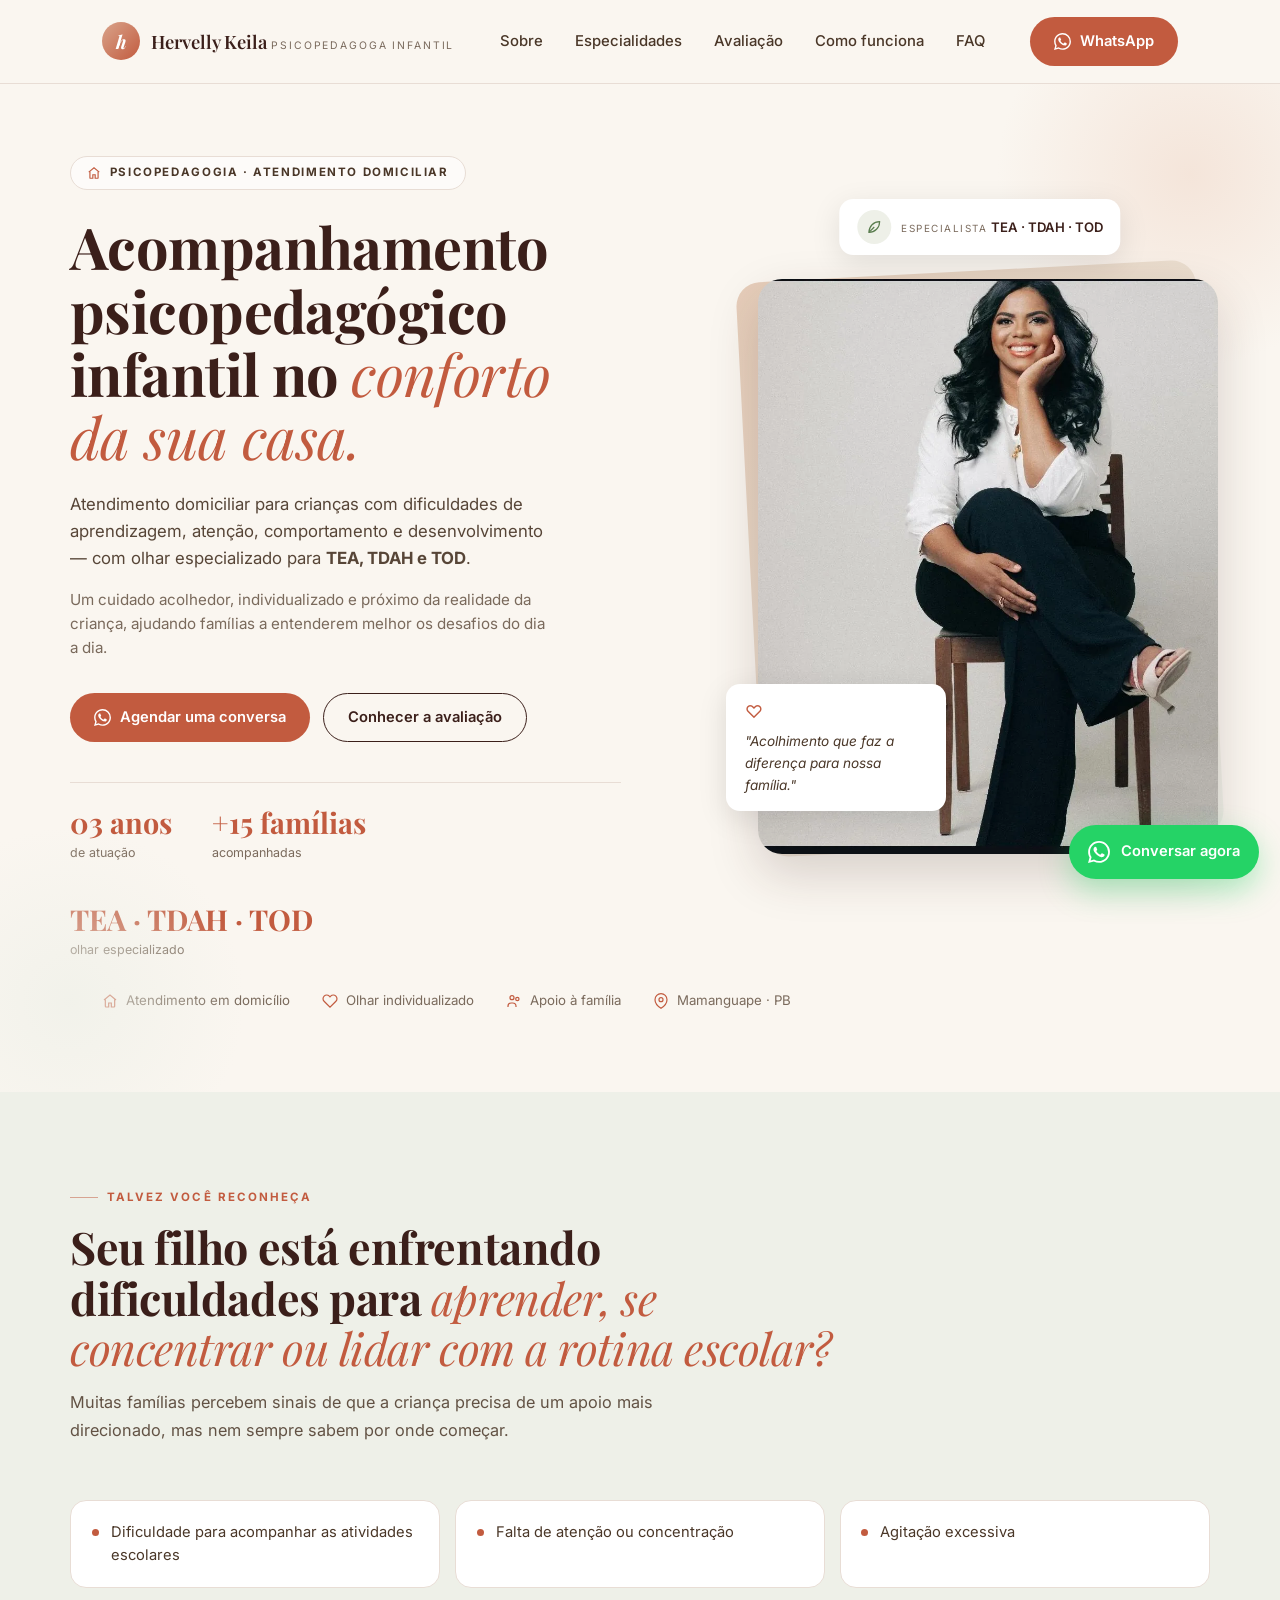
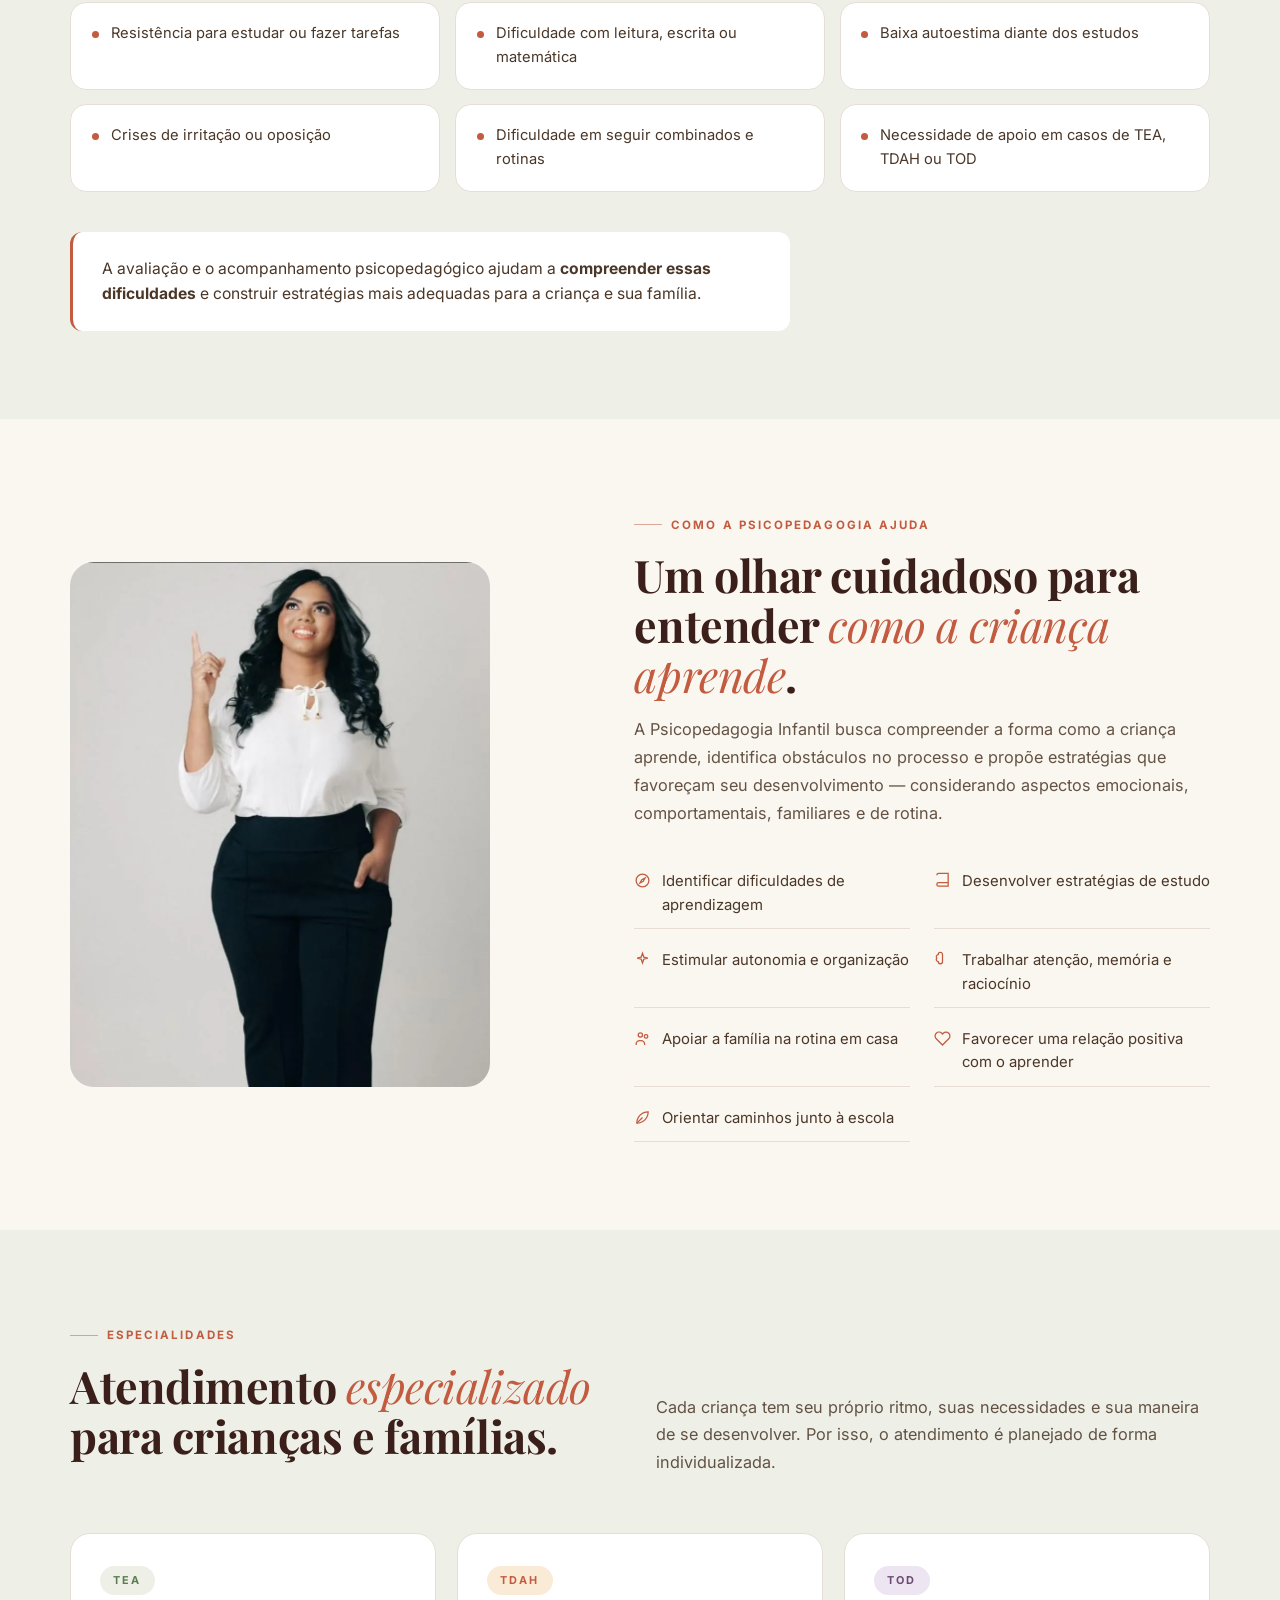
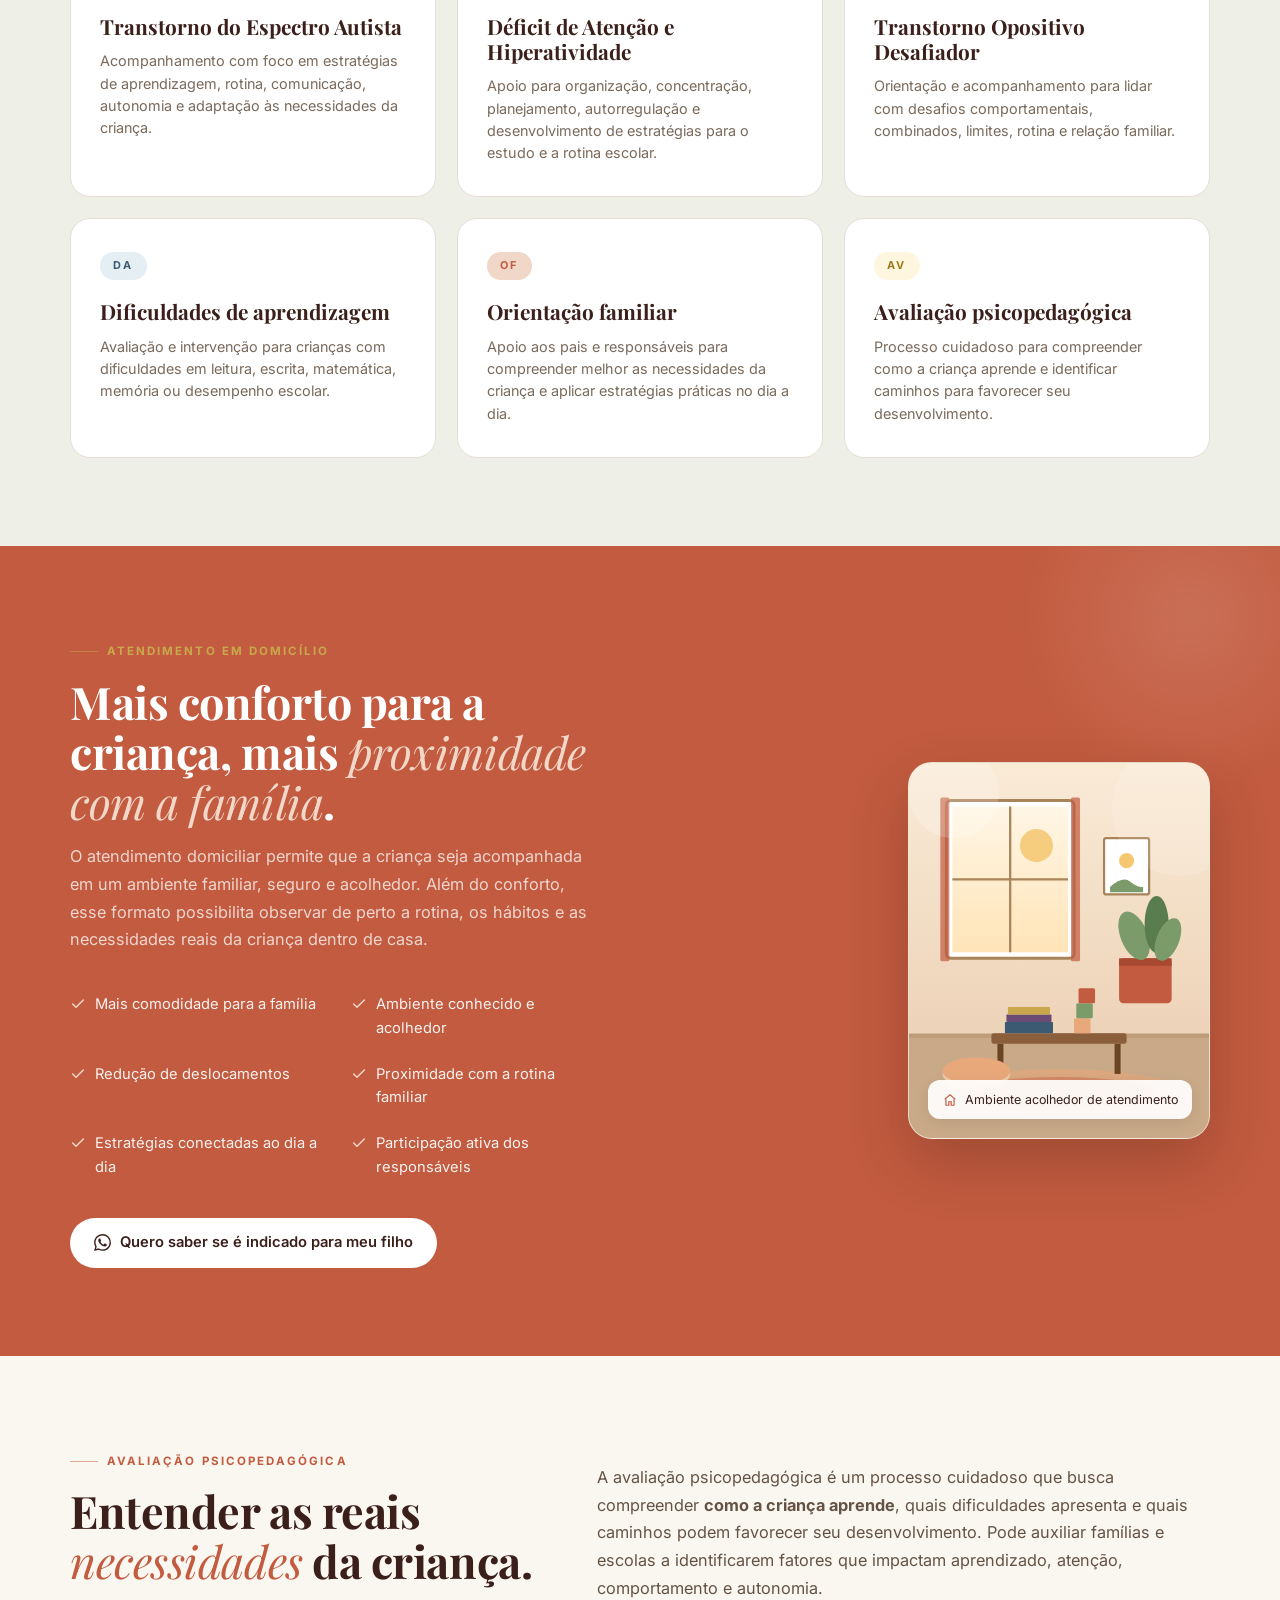
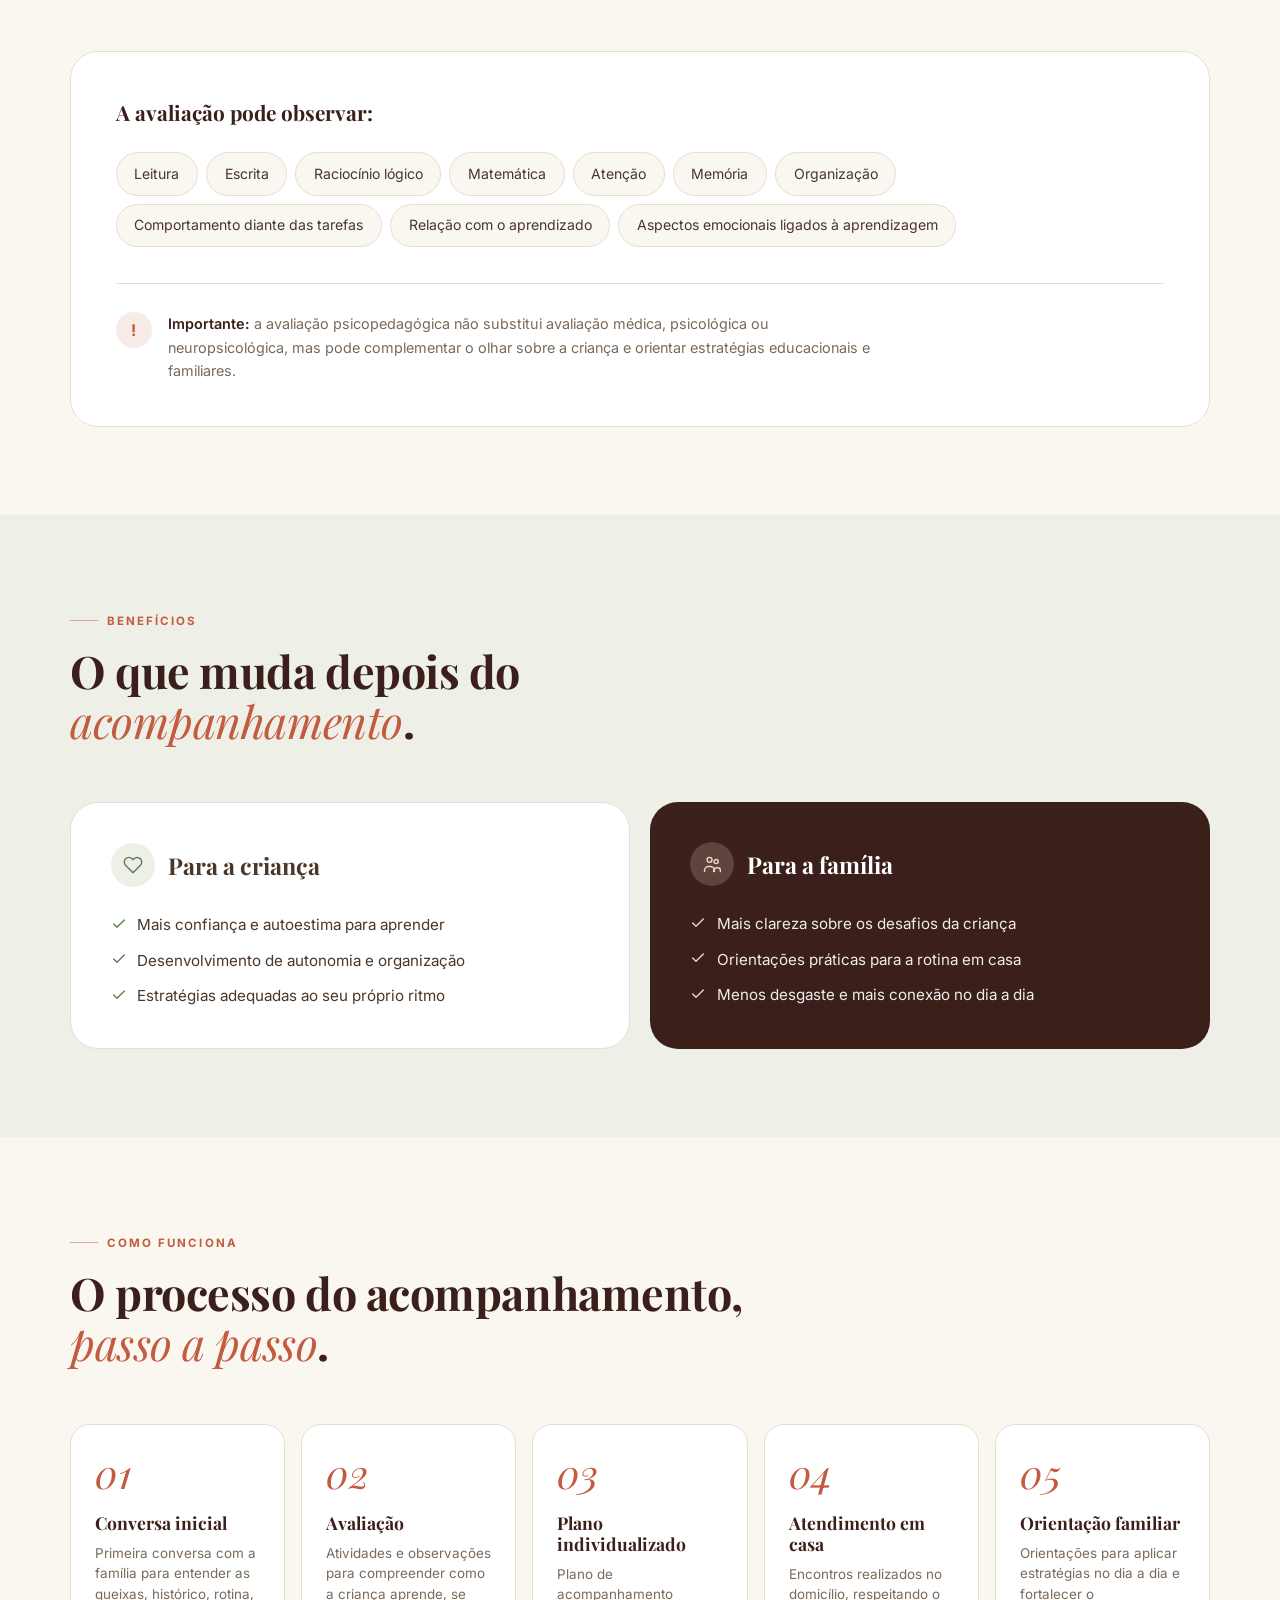
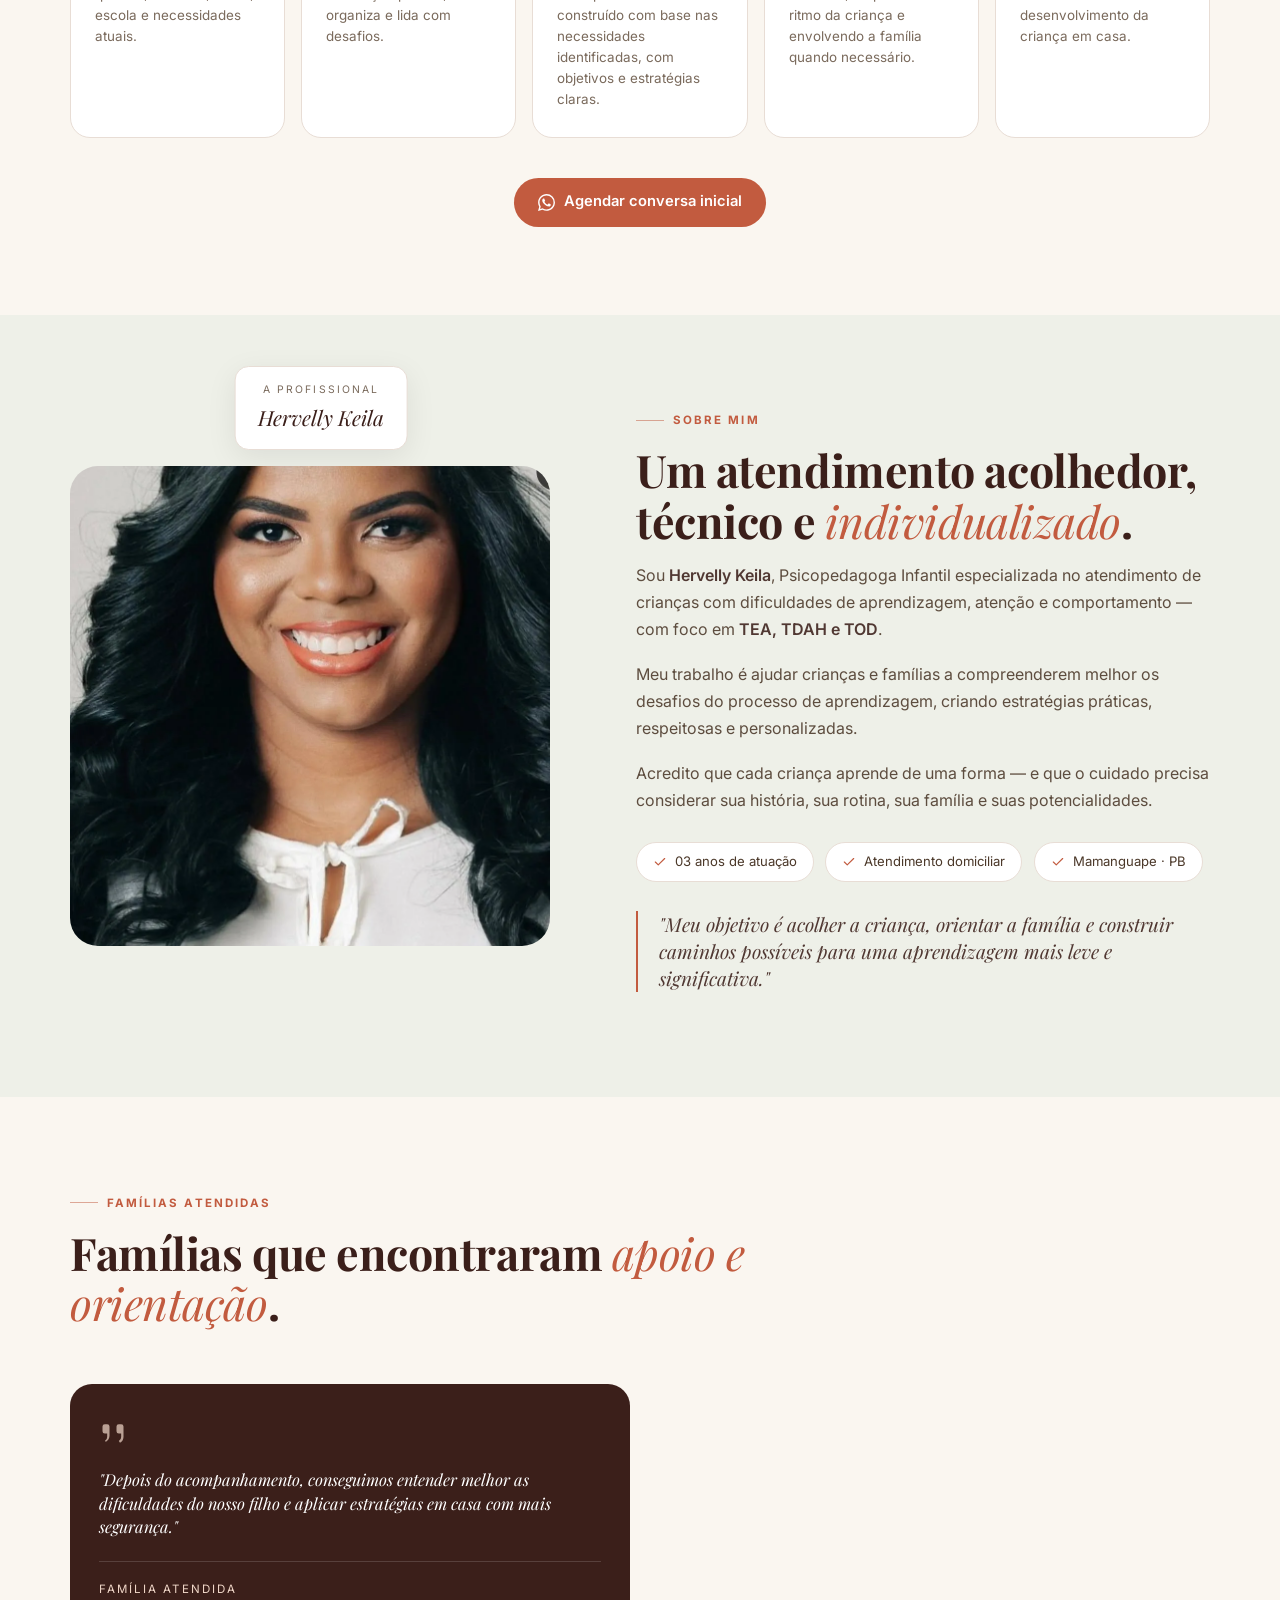
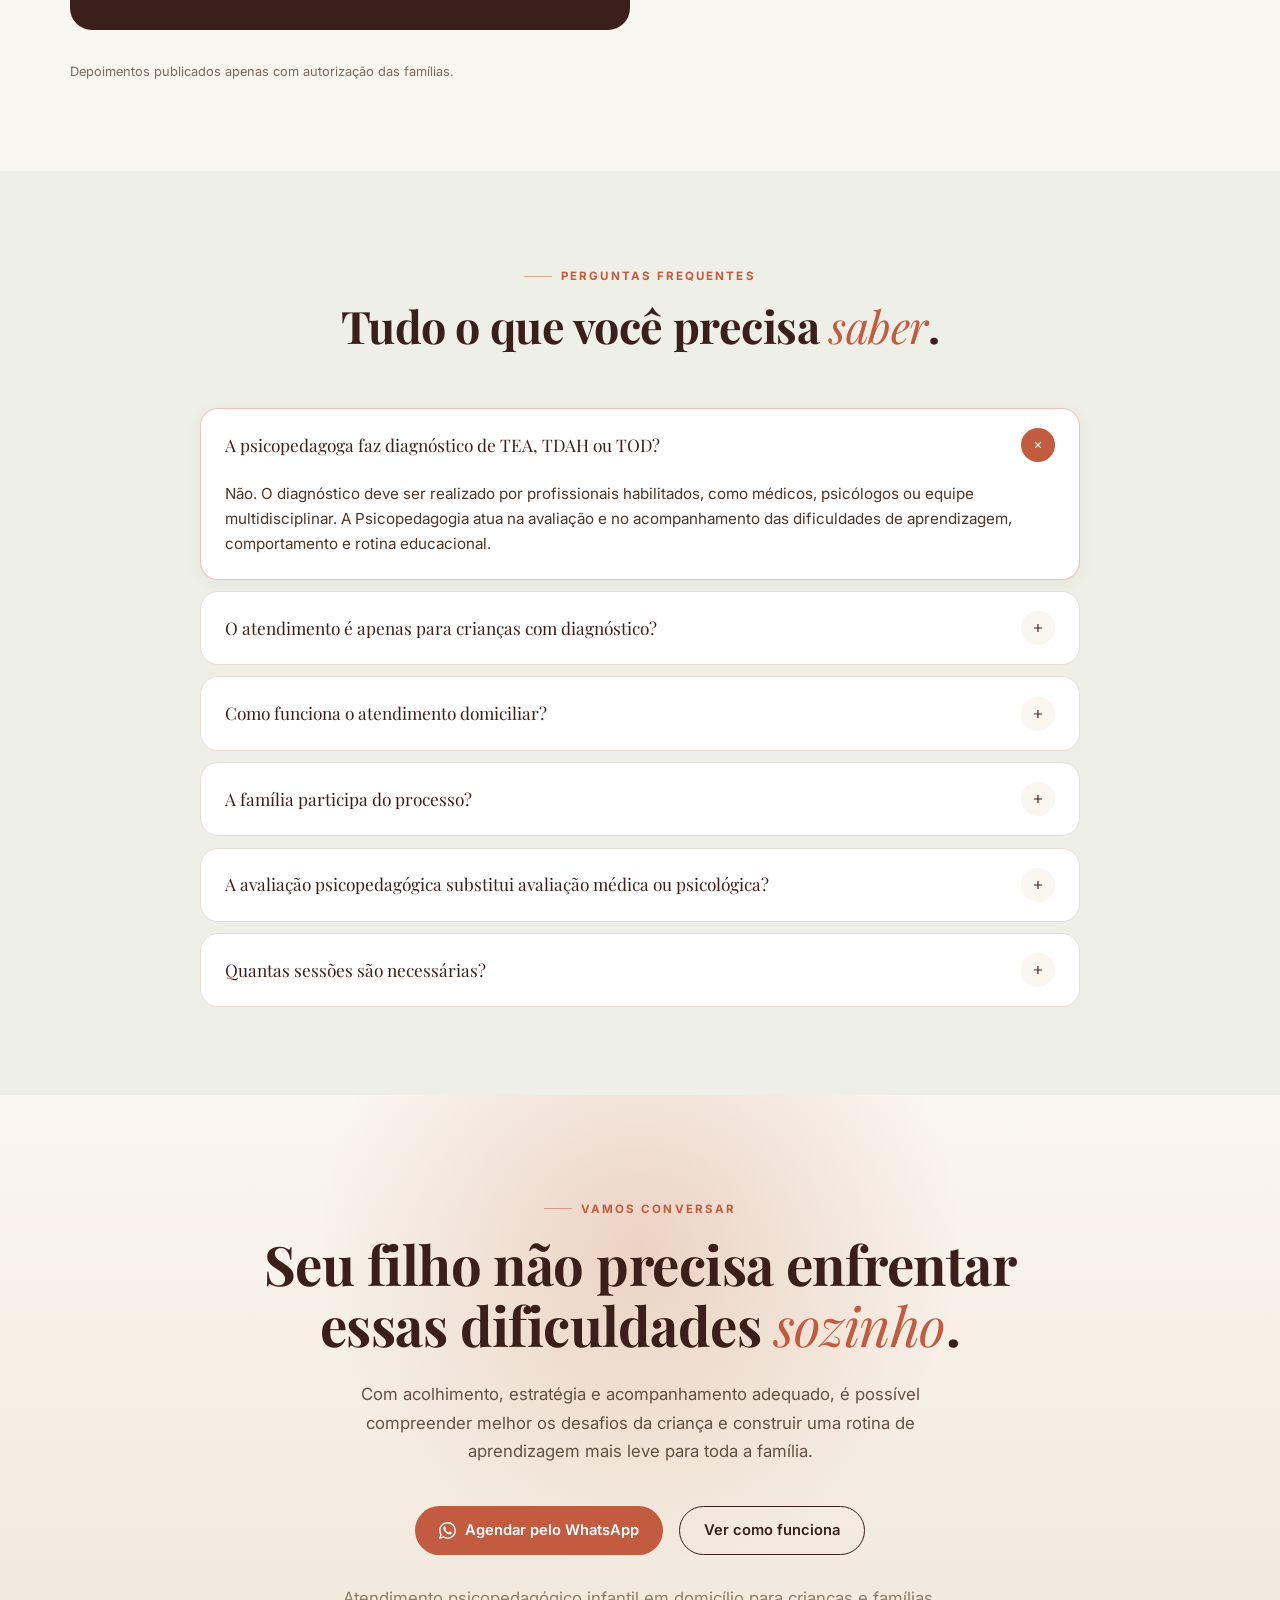
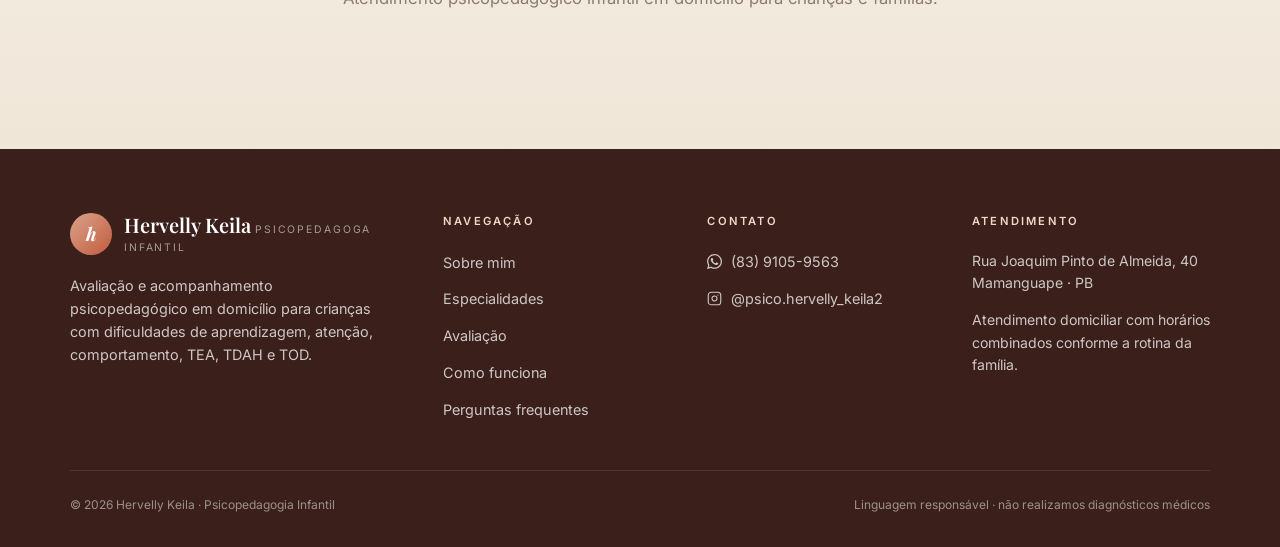
<file: index.html>
<!DOCTYPE html>
<html lang="pt-BR">
<head>
  <meta charset="UTF-8" />
  <meta name="viewport" content="width=device-width, initial-scale=1.0" />
  <meta name="theme-color" content="#C25B3F" />
  <title>Hervelly Keila — Psicopedagoga Infantil em Domicílio | Mamanguape/PB</title>
  <meta name="description" content="Atendimento psicopedagógico infantil em domicílio para crianças com dificuldades de aprendizagem, TEA, TDAH e TOD. Apoio acolhedor para crianças e famílias em Mamanguape/PB." />
  <link rel="preconnect" href="https://fonts.googleapis.com">
  <link rel="preconnect" href="https://fonts.gstatic.com" crossorigin>
  <link href="https://fonts.googleapis.com/css2?family=Playfair+Display:ital,wght@0,400;0,500;0,700;1,400;1,500&family=Inter:wght@300;400;500;600;700&display=swap" rel="stylesheet" />
  <link rel="stylesheet" href="assets/styles.css" />

  <!-- ── Schema.org: dados estruturados para o Google ── -->
  <script type="application/ld+json">
  {
    "@context": "https://schema.org",
    "@type": ["LocalBusiness", "MedicalBusiness"],
    "name": "Hervelly Keila — Psicopedagoga Infantil",
    "description": "Atendimento psicopedagógico infantil em domicílio para crianças com dificuldades de aprendizagem, TEA, TDAH e TOD. Apoio acolhedor para crianças e famílias em Mamanguape/PB.",
    "url": "https://hervelly-keila-landing.vercel.app",
    "telephone": "+55-83-9105-9563",
    "image": "https://hervelly-keila-landing.vercel.app/assets/hervely-retrato.jpeg",
    "address": {
      "@type": "PostalAddress",
      "streetAddress": "Rua Joaquim Pinto de Almeida, 40",
      "addressLocality": "Mamanguape",
      "addressRegion": "PB",
      "postalCode": "58280-000",
      "addressCountry": "BR"
    },
    "geo": {
      "@type": "GeoCoordinates",
      "latitude": -6.8384,
      "longitude": -35.1277
    },
    "areaServed": [
      { "@type": "City", "name": "Mamanguape" },
      { "@type": "AdministrativeArea", "name": "Região de Mamanguape, PB" }
    ],
    "hasOfferCatalog": {
      "@type": "OfferCatalog",
      "name": "Serviços de Psicopedagogia Infantil",
      "itemListElement": [
        { "@type": "Offer", "itemOffered": { "@type": "Service", "name": "Avaliação Psicopedagógica" } },
        { "@type": "Offer", "itemOffered": { "@type": "Service", "name": "Acompanhamento Psicopedagógico em Domicílio" } },
        { "@type": "Offer", "itemOffered": { "@type": "Service", "name": "Orientação Familiar" } },
        { "@type": "Offer", "itemOffered": { "@type": "Service", "name": "Atendimento para TEA, TDAH e TOD" } }
      ]
    },
    "sameAs": [
      "https://www.instagram.com/psico.hervelly_keila2"
    ],
    "contactPoint": {
      "@type": "ContactPoint",
      "telephone": "+55-83-9105-9563",
      "contactType": "customer service",
      "availableLanguage": "Portuguese",
      "contactOption": "WhatsApp"
    }
  }
  </script>

  <!-- ── Google Analytics 4 ── -->
  <script async src="https://www.googletagmanager.com/gtag/js?id=G-0H224V0LBK"></script>
  <script>
    window.dataLayer = window.dataLayer || [];
    function gtag(){dataLayer.push(arguments);}
    gtag('js', new Date());
    gtag('config', 'G-0H224V0LBK');
  </script>

  <!-- ── Microsoft Clarity ── -->
  <script type="text/javascript">
    (function(c,l,a,r,i,t,y){
      c[a]=c[a]||function(){(c[a].q=c[a].q||[]).push(arguments)};
      t=l.createElement(r);t.async=1;t.src="https://www.clarity.ms/tag/"+i;
      y=l.getElementsByTagName(r)[0];y.parentNode.insertBefore(t,y);
    })(window,document,"clarity","script","wv985ksmit");
  </script>
</head>
<body>

<!-- ── HEADER ── -->
<header>
  <nav>
    <a class="logo" href="#top">
      <span class="logo-mark">h</span>
      <span class="logo-text">
        <span class="logo-name">Hervelly Keila</span>
        <span class="logo-sub">Psicopedagoga Infantil</span>
      </span>
    </a>
    <ul>
      <li><a href="#sobre">Sobre</a></li>
      <li><a href="#especialidades">Especialidades</a></li>
      <li><a href="#avaliacao">Avaliação</a></li>
      <li><a href="#processo">Como funciona</a></li>
      <li><a href="#faq">FAQ</a></li>
    </ul>
    <a class="btn-primary" href="https://wa.me/558391059563?text=Ol%C3%A1%2C%20gostaria%20de%20saber%20mais%20sobre%20o%20atendimento%20psicopedag%C3%B3gico%20infantil." target="_blank" rel="noopener">
      <svg viewBox="0 0 24 24" fill="currentColor"><path d="M17.472 14.382c-.297-.149-1.758-.867-2.03-.967-.273-.099-.471-.148-.67.15-.197.297-.767.966-.94 1.164-.173.199-.347.223-.644.075-.297-.15-1.255-.463-2.39-1.475-.883-.788-1.48-1.761-1.653-2.059-.173-.297-.018-.458.13-.606.134-.133.298-.347.446-.52.149-.174.198-.298.298-.497.099-.198.05-.371-.025-.52-.075-.149-.669-1.612-.916-2.207-.242-.579-.487-.5-.669-.51-.173-.008-.371-.01-.57-.01-.198 0-.52.074-.792.372-.272.297-1.04 1.016-1.04 2.479 0 1.462 1.065 2.875 1.213 3.074.149.198 2.096 3.2 5.077 4.487.709.306 1.262.489 1.694.625.712.227 1.36.195 1.871.118.571-.085 1.758-.719 2.006-1.413.248-.694.248-1.289.173-1.413-.074-.124-.272-.198-.57-.347m-5.421 7.403h-.004a9.87 9.87 0 01-5.031-1.378l-.361-.214-3.741.982.998-3.648-.235-.374a9.86 9.86 0 01-1.51-5.26c.001-5.45 4.436-9.884 9.888-9.884 2.64 0 5.122 1.03 6.988 2.898a9.825 9.825 0 012.893 6.994c-.003 5.45-4.437 9.884-9.885 9.884m8.413-18.297A11.815 11.815 0 0012.05 0C5.495 0 .16 5.335.157 11.892c0 2.096.547 4.142 1.588 5.945L.057 24l6.305-1.654a11.882 11.882 0 005.683 1.448h.005c6.554 0 11.89-5.335 11.893-11.893a11.821 11.821 0 00-3.48-8.413z"/></svg>
      WhatsApp
    </a>
    <button class="menu-toggle" id="menuToggle" aria-label="Abrir menu">
      <svg viewBox="0 0 24 24" fill="none" stroke="currentColor" stroke-width="1.8" stroke-linecap="round"><line x1="4" y1="8" x2="20" y2="8"/><line x1="4" y1="16" x2="20" y2="16"/></svg>
    </button>
  </nav>
</header>

<!-- ── MOBILE MENU ── -->
<div class="mobile-menu" id="mobileMenu">
  <div class="mobile-menu-head">
    <span class="logo-name" style="font-family:'Playfair Display',serif;font-size:1.4rem;color:var(--dark);font-style:italic;">Hervelly Keila</span>
    <button class="menu-toggle" id="menuClose" aria-label="Fechar menu">
      <svg viewBox="0 0 24 24" fill="none" stroke="currentColor" stroke-width="1.8" stroke-linecap="round"><line x1="6" y1="6" x2="18" y2="18"/><line x1="18" y1="6" x2="6" y2="18"/></svg>
    </button>
  </div>
  <ul>
    <li><a href="#sobre" data-close>Sobre</a></li>
    <li><a href="#especialidades" data-close>Especialidades</a></li>
    <li><a href="#avaliacao" data-close>Avaliação</a></li>
    <li><a href="#processo" data-close>Como funciona</a></li>
    <li><a href="#faq" data-close>FAQ</a></li>
  </ul>
  <a class="btn-primary" href="https://wa.me/558391059563?text=Ol%C3%A1%2C%20gostaria%20de%20saber%20mais%20sobre%20o%20atendimento%20psicopedag%C3%B3gico%20infantil." target="_blank" rel="noopener" style="justify-content:center;">
    <svg viewBox="0 0 24 24" fill="currentColor"><path d="M17.472 14.382c-.297-.149-1.758-.867-2.03-.967-.273-.099-.471-.148-.67.15-.197.297-.767.966-.94 1.164-.173.199-.347.223-.644.075-.297-.15-1.255-.463-2.39-1.475-.883-.788-1.48-1.761-1.653-2.059-.173-.297-.018-.458.13-.606.134-.133.298-.347.446-.52.149-.174.198-.298.298-.497.099-.198.05-.371-.025-.52-.075-.149-.669-1.612-.916-2.207-.242-.579-.487-.5-.669-.51-.173-.008-.371-.01-.57-.01-.198 0-.52.074-.792.372-.272.297-1.04 1.016-1.04 2.479 0 1.462 1.065 2.875 1.213 3.074.149.198 2.096 3.2 5.077 4.487.709.306 1.262.489 1.694.625.712.227 1.36.195 1.871.118.571-.085 1.758-.719 2.006-1.413.248-.694.248-1.289.173-1.413-.074-.124-.272-.198-.57-.347m-5.421 7.403h-.004a9.87 9.87 0 01-5.031-1.378l-.361-.214-3.741.982.998-3.648-.235-.374a9.86 9.86 0 01-1.51-5.26c.001-5.45 4.436-9.884 9.888-9.884 2.64 0 5.122 1.03 6.988 2.898a9.825 9.825 0 012.893 6.994c-.003 5.45-4.437 9.884-9.885 9.884m8.413-18.297A11.815 11.815 0 0012.05 0C5.495 0 .16 5.335.157 11.892c0 2.096.547 4.142 1.588 5.945L.057 24l6.305-1.654a11.882 11.882 0 005.683 1.448h.005c6.554 0 11.89-5.335 11.893-11.893a11.821 11.821 0 00-3.48-8.413z"/></svg>
    Conversar no WhatsApp
  </a>
</div>

<!-- ── HERO ── -->
<section id="hero">
  <a id="top"></a>
  <div class="hero-inner">
    <div class="hero-text">
      <span class="hero-badge">
        <svg viewBox="0 0 24 24" fill="none" stroke="currentColor" stroke-width="1.8"><path d="M3 10.5L12 3l9 7.5"/><path d="M5 9.5V20a1 1 0 001 1h4v-6h4v6h4a1 1 0 001-1V9.5"/></svg>
        Psicopedagogia · Atendimento Domiciliar
      </span>
      <h1>Acompanhamento psicopedagógico infantil no <span class="highlight">conforto da sua casa.</span></h1>
      <p class="hero-desc">
        Atendimento domiciliar para crianças com dificuldades de aprendizagem, atenção, comportamento e desenvolvimento — com olhar especializado para <strong>TEA, TDAH e TOD</strong>.
      </p>
      <p class="hero-sub">
        Um cuidado acolhedor, individualizado e próximo da realidade da criança, ajudando famílias a entenderem melhor os desafios do dia a dia.
      </p>
      <div class="hero-buttons">
        <a class="btn-primary" href="https://wa.me/558391059563?text=Ol%C3%A1%2C%20gostaria%20de%20saber%20mais%20sobre%20o%20atendimento%20psicopedag%C3%B3gico%20infantil." target="_blank" rel="noopener">
          <svg viewBox="0 0 24 24" fill="currentColor"><path d="M17.472 14.382c-.297-.149-1.758-.867-2.03-.967-.273-.099-.471-.148-.67.15-.197.297-.767.966-.94 1.164-.173.199-.347.223-.644.075-.297-.15-1.255-.463-2.39-1.475-.883-.788-1.48-1.761-1.653-2.059-.173-.297-.018-.458.13-.606.134-.133.298-.347.446-.52.149-.174.198-.298.298-.497.099-.198.05-.371-.025-.52-.075-.149-.669-1.612-.916-2.207-.242-.579-.487-.5-.669-.51-.173-.008-.371-.01-.57-.01-.198 0-.52.074-.792.372-.272.297-1.04 1.016-1.04 2.479 0 1.462 1.065 2.875 1.213 3.074.149.198 2.096 3.2 5.077 4.487.709.306 1.262.489 1.694.625.712.227 1.36.195 1.871.118.571-.085 1.758-.719 2.006-1.413.248-.694.248-1.289.173-1.413-.074-.124-.272-.198-.57-.347m-5.421 7.403h-.004a9.87 9.87 0 01-5.031-1.378l-.361-.214-3.741.982.998-3.648-.235-.374a9.86 9.86 0 01-1.51-5.26c.001-5.45 4.436-9.884 9.888-9.884 2.64 0 5.122 1.03 6.988 2.898a9.825 9.825 0 012.893 6.994c-.003 5.45-4.437 9.884-9.885 9.884m8.413-18.297A11.815 11.815 0 0012.05 0C5.495 0 .16 5.335.157 11.892c0 2.096.547 4.142 1.588 5.945L.057 24l6.305-1.654a11.882 11.882 0 005.683 1.448h.005c6.554 0 11.89-5.335 11.893-11.893a11.821 11.821 0 00-3.48-8.413z"/></svg>
          Agendar uma conversa
        </a>
        <a class="btn-outline" href="#avaliacao">Conhecer a avaliação</a>
      </div>
      <div class="hero-stats">
        <div>
          <span class="stat-number">03 anos</span>
          <span class="stat-label">de atuação</span>
        </div>
        <div>
          <span class="stat-number">+15 famílias</span>
          <span class="stat-label">acompanhadas</span>
        </div>
        <div>
          <span class="stat-number">TEA · TDAH · TOD</span>
          <span class="stat-label">olhar especializado</span>
        </div>
      </div>
    </div>

    <div class="hero-image-wrap">
      <div class="hero-image-frame">
        <picture>
          <source srcset="assets/hervely-sentada.webp" type="image/webp">
          <img src="assets/hervely-sentada.jpeg" alt="Hervelly Keila, Psicopedagoga Infantil, sorrindo e segurando materiais de atendimento" fetchpriority="high" />
        </picture>
        <div class="hero-tag-card">
          <span class="hero-tag-icon">
            <svg viewBox="0 0 24 24" fill="none" stroke="currentColor" stroke-width="1.8"><path d="M4 20c0-9 7-16 16-16 0 9-7 16-16 16z"/><path d="M4 20l8-8"/></svg>
          </span>
          <span class="hero-tag-text">
            <span class="hero-tag-eyebrow">Especialista</span>
            <span class="hero-tag-title">TEA · TDAH · TOD</span>
          </span>
        </div>
        <div class="hero-quote">
          <span class="hero-quote-icon">♡</span>
          "Acolhimento que faz a diferença para nossa família."
        </div>
      </div>
    </div>
  </div>
  <div class="container hero-trust">
    <span><svg viewBox="0 0 24 24" fill="none" stroke="currentColor" stroke-width="1.8"><path d="M3 10.5L12 3l9 7.5"/><path d="M5 9.5V20a1 1 0 001 1h4v-6h4v6h4a1 1 0 001-1V9.5"/></svg> Atendimento em domicílio</span>
    <span><svg viewBox="0 0 24 24" fill="none" stroke="currentColor" stroke-width="1.8"><path d="M20.84 4.61a5.5 5.5 0 00-7.78 0L12 5.67l-1.06-1.06a5.5 5.5 0 00-7.78 7.78l1.06 1.06L12 21.23l7.78-7.78 1.06-1.06a5.5 5.5 0 000-7.78z"/></svg> Olhar individualizado</span>
    <span><svg viewBox="0 0 24 24" fill="none" stroke="currentColor" stroke-width="1.8"><circle cx="9" cy="7" r="3"/><circle cx="17" cy="9" r="2.5"/><path d="M3 21v-1a5 5 0 015-5h2a5 5 0 015 5v1"/></svg> Apoio à família</span>
    <span><svg viewBox="0 0 24 24" fill="none" stroke="currentColor" stroke-width="1.8"><path d="M21 10c0 7-9 13-9 13s-9-6-9-13a9 9 0 0118 0z"/><circle cx="12" cy="10" r="3"/></svg> Mamanguape · PB</span>
  </div>
</section>

<!-- ── DORES ── -->
<section class="alt">
  <div class="section-inner">
    <div class="section-header" style="max-width:780px;">
      <span class="section-label">Talvez você reconheça</span>
      <h2>Seu filho está enfrentando dificuldades para <em>aprender, se concentrar ou lidar com a rotina escolar?</em></h2>
      <p class="section-intro">Muitas famílias percebem sinais de que a criança precisa de um apoio mais direcionado, mas nem sempre sabem por onde começar.</p>
    </div>
    <div class="pain-grid">
      <div class="pain-card"><p>Dificuldade para acompanhar as atividades escolares</p></div>
      <div class="pain-card"><p>Falta de atenção ou concentração</p></div>
      <div class="pain-card"><p>Agitação excessiva</p></div>
      <div class="pain-card"><p>Resistência para estudar ou fazer tarefas</p></div>
      <div class="pain-card"><p>Dificuldade com leitura, escrita ou matemática</p></div>
      <div class="pain-card"><p>Baixa autoestima diante dos estudos</p></div>
      <div class="pain-card"><p>Crises de irritação ou oposição</p></div>
      <div class="pain-card"><p>Dificuldade em seguir combinados e rotinas</p></div>
      <div class="pain-card"><p>Necessidade de apoio em casos de TEA, TDAH ou TOD</p></div>
    </div>
    <div class="pain-closing">
      A avaliação e o acompanhamento psicopedagógico ajudam a <strong>compreender essas dificuldades</strong> e construir estratégias mais adequadas para a criança e sua família.
    </div>
  </div>
</section>

<!-- ── COMO AJUDA ── -->
<section>
  <div class="section-inner help-inner">
    <div class="help-img-wrap">
      <picture>
        <source srcset="assets/hervely-aponta.webp" type="image/webp">
        <img src="assets/hervely-aponta.jpeg" alt="Hervelly Keila apontando para materiais didáticos durante atendimento psicopedagógico em domicílio" loading="lazy" />
      </picture>
    </div>
    <div>
      <span class="section-label">Como a psicopedagogia ajuda</span>
      <h2>Um olhar cuidadoso para entender <em>como a criança aprende</em>.</h2>
      <p class="section-intro">A Psicopedagogia Infantil busca compreender a forma como a criança aprende, identifica obstáculos no processo e propõe estratégias que favoreçam seu desenvolvimento — considerando aspectos emocionais, comportamentais, familiares e de rotina.</p>
      <ul class="help-list">
        <li><svg viewBox="0 0 24 24" fill="none" stroke="currentColor" stroke-width="1.8"><circle cx="12" cy="12" r="9"/><polygon points="15.5 8.5 11 11 8.5 15.5 13 13"/></svg> Identificar dificuldades de aprendizagem</li>
        <li><svg viewBox="0 0 24 24" fill="none" stroke="currentColor" stroke-width="1.8"><path d="M4 4.5A2.5 2.5 0 016.5 2H20v18H6.5a2.5 2.5 0 010-5H20"/></svg> Desenvolver estratégias de estudo</li>
        <li><svg viewBox="0 0 24 24" fill="none" stroke="currentColor" stroke-width="1.8"><path d="M12 3l1.9 5.6L19.5 10l-5.6 1.4L12 17l-1.9-5.6L4.5 10l5.6-1.4z"/></svg> Estimular autonomia e organização</li>
        <li><svg viewBox="0 0 24 24" fill="none" stroke="currentColor" stroke-width="1.8"><path d="M12 5a3 3 0 00-3-3 3 3 0 00-3 3 3 3 0 00-2 5 3 3 0 002 5 3 3 0 003 3 3 3 0 003-3V5z"/></svg> Trabalhar atenção, memória e raciocínio</li>
        <li><svg viewBox="0 0 24 24" fill="none" stroke="currentColor" stroke-width="1.8"><circle cx="9" cy="7" r="3"/><circle cx="17" cy="9" r="2.5"/><path d="M3 21v-1a5 5 0 015-5h2a5 5 0 015 5v1"/></svg> Apoiar a família na rotina em casa</li>
        <li><svg viewBox="0 0 24 24" fill="none" stroke="currentColor" stroke-width="1.8"><path d="M20.84 4.61a5.5 5.5 0 00-7.78 0L12 5.67l-1.06-1.06a5.5 5.5 0 00-7.78 7.78l1.06 1.06L12 21.23l7.78-7.78 1.06-1.06a5.5 5.5 0 000-7.78z"/></svg> Favorecer uma relação positiva com o aprender</li>
        <li><svg viewBox="0 0 24 24" fill="none" stroke="currentColor" stroke-width="1.8"><path d="M4 20c0-9 7-16 16-16 0 9-7 16-16 16z"/><path d="M4 20l8-8"/></svg> Orientar caminhos junto à escola</li>
      </ul>
    </div>
  </div>
</section>

<!-- ── ESPECIALIDADES ── -->
<section id="especialidades" class="alt">
  <div class="section-inner">
    <div class="section-header section-header--split">
      <div>
        <span class="section-label">Especialidades</span>
        <h2>Atendimento <em>especializado</em> para crianças e famílias.</h2>
      </div>
      <p class="section-intro">Cada criança tem seu próprio ritmo, suas necessidades e sua maneira de se desenvolver. Por isso, o atendimento é planejado de forma individualizada.</p>
    </div>
    <div class="specialties-grid">
      <article class="specialty-card">
        <span class="specialty-tag" style="background:var(--sage);color:#5a7d4f;">TEA</span>
        <h3>Transtorno do Espectro Autista</h3>
        <p>Acompanhamento com foco em estratégias de aprendizagem, rotina, comunicação, autonomia e adaptação às necessidades da criança.</p>
      </article>
      <article class="specialty-card">
        <span class="specialty-tag" style="background:#FAEBD7;color:var(--terracota);">TDAH</span>
        <h3>Déficit de Atenção e Hiperatividade</h3>
        <p>Apoio para organização, concentração, planejamento, autorregulação e desenvolvimento de estratégias para o estudo e a rotina escolar.</p>
      </article>
      <article class="specialty-card">
        <span class="specialty-tag" style="background:var(--lilac);color:#6b4a73;">TOD</span>
        <h3>Transtorno Opositivo Desafiador</h3>
        <p>Orientação e acompanhamento para lidar com desafios comportamentais, combinados, limites, rotina e relação familiar.</p>
      </article>
      <article class="specialty-card">
        <span class="specialty-tag" style="background:var(--babyblue);color:#3d5a73;">DA</span>
        <h3>Dificuldades de aprendizagem</h3>
        <p>Avaliação e intervenção para crianças com dificuldades em leitura, escrita, matemática, memória ou desempenho escolar.</p>
      </article>
      <article class="specialty-card">
        <span class="specialty-tag" style="background:#f0d7c8;color:var(--terracota);">OF</span>
        <h3>Orientação familiar</h3>
        <p>Apoio aos pais e responsáveis para compreender melhor as necessidades da criança e aplicar estratégias práticas no dia a dia.</p>
      </article>
      <article class="specialty-card">
        <span class="specialty-tag" style="background:#fef6df;color:#9c7a1a;">AV</span>
        <h3>Avaliação psicopedagógica</h3>
        <p>Processo cuidadoso para compreender como a criança aprende e identificar caminhos para favorecer seu desenvolvimento.</p>
      </article>
    </div>
  </div>
</section>

<!-- ── DOMICILIAR ── -->
<section id="domicilio">
  <div class="section-inner">
    <div class="home-grid">
      <div>
        <span class="section-label">Atendimento em domicílio</span>
        <h2>Mais conforto para a criança, mais <em>proximidade com a família</em>.</h2>
        <p class="section-intro">O atendimento domiciliar permite que a criança seja acompanhada em um ambiente familiar, seguro e acolhedor. Além do conforto, esse formato possibilita observar de perto a rotina, os hábitos e as necessidades reais da criança dentro de casa.</p>
        <ul class="home-benefits">
          <li><svg viewBox="0 0 24 24" fill="none" stroke="currentColor" stroke-width="2.2" stroke-linecap="round" stroke-linejoin="round"><polyline points="20 6 9 17 4 12"/></svg> Mais comodidade para a família</li>
          <li><svg viewBox="0 0 24 24" fill="none" stroke="currentColor" stroke-width="2.2" stroke-linecap="round" stroke-linejoin="round"><polyline points="20 6 9 17 4 12"/></svg> Ambiente conhecido e acolhedor</li>
          <li><svg viewBox="0 0 24 24" fill="none" stroke="currentColor" stroke-width="2.2" stroke-linecap="round" stroke-linejoin="round"><polyline points="20 6 9 17 4 12"/></svg> Redução de deslocamentos</li>
          <li><svg viewBox="0 0 24 24" fill="none" stroke="currentColor" stroke-width="2.2" stroke-linecap="round" stroke-linejoin="round"><polyline points="20 6 9 17 4 12"/></svg> Proximidade com a rotina familiar</li>
          <li><svg viewBox="0 0 24 24" fill="none" stroke="currentColor" stroke-width="2.2" stroke-linecap="round" stroke-linejoin="round"><polyline points="20 6 9 17 4 12"/></svg> Estratégias conectadas ao dia a dia</li>
          <li><svg viewBox="0 0 24 24" fill="none" stroke="currentColor" stroke-width="2.2" stroke-linecap="round" stroke-linejoin="round"><polyline points="20 6 9 17 4 12"/></svg> Participação ativa dos responsáveis</li>
        </ul>
        <a class="btn-primary home-cta" href="https://wa.me/558391059563?text=Ol%C3%A1%2C%20gostaria%20de%20saber%20se%20o%20atendimento%20domiciliar%20%C3%A9%20indicado%20para%20meu%20filho." target="_blank" rel="noopener">
          <svg viewBox="0 0 24 24" fill="currentColor"><path d="M17.472 14.382c-.297-.149-1.758-.867-2.03-.967-.273-.099-.471-.148-.67.15-.197.297-.767.966-.94 1.164-.173.199-.347.223-.644.075-.297-.15-1.255-.463-2.39-1.475-.883-.788-1.48-1.761-1.653-2.059-.173-.297-.018-.458.13-.606.134-.133.298-.347.446-.52.149-.174.198-.298.298-.497.099-.198.05-.371-.025-.52-.075-.149-.669-1.612-.916-2.207-.242-.579-.487-.5-.669-.51-.173-.008-.371-.01-.57-.01-.198 0-.52.074-.792.372-.272.297-1.04 1.016-1.04 2.479 0 1.462 1.065 2.875 1.213 3.074.149.198 2.096 3.2 5.077 4.487.709.306 1.262.489 1.694.625.712.227 1.36.195 1.871.118.571-.085 1.758-.719 2.006-1.413.248-.694.248-1.289.173-1.413-.074-.124-.272-.198-.57-.347m-5.421 7.403h-.004a9.87 9.87 0 01-5.031-1.378l-.361-.214-3.741.982.998-3.648-.235-.374a9.86 9.86 0 01-1.51-5.26c.001-5.45 4.436-9.884 9.888-9.884 2.64 0 5.122 1.03 6.988 2.898a9.825 9.825 0 012.893 6.994c-.003 5.45-4.437 9.884-9.885 9.884m8.413-18.297A11.815 11.815 0 0012.05 0C5.495 0 .16 5.335.157 11.892c0 2.096.547 4.142 1.588 5.945L.057 24l6.305-1.654a11.882 11.882 0 005.683 1.448h.005c6.554 0 11.89-5.335 11.893-11.893a11.821 11.821 0 00-3.48-8.413z"/></svg>
          Quero saber se é indicado para meu filho
        </a>
      </div>
      <div class="home-illustration" role="img" aria-label="Ilustração de ambiente acolhedor de atendimento em casa">
        <svg viewBox="0 0 400 500" preserveAspectRatio="xMidYMid slice" xmlns="http://www.w3.org/2000/svg">
          <rect x="0" y="360" width="400" height="140" fill="#C9A988"/>
          <rect x="0" y="360" width="400" height="6" fill="#B89572" opacity="0.6"/>
          <rect x="0" y="0" width="400" height="360" fill="url(#wall)"/>
          <defs>
            <linearGradient id="wall" x1="0" y1="0" x2="0" y2="1">
              <stop offset="0%" stop-color="#FAEBD7"/>
              <stop offset="100%" stop-color="#EDD3B8"/>
            </linearGradient>
            <linearGradient id="window" x1="0" y1="0" x2="0" y2="1">
              <stop offset="0%" stop-color="#FFF6E5"/>
              <stop offset="100%" stop-color="#FFE4B8"/>
            </linearGradient>
          </defs>
          <rect x="50" y="50" width="170" height="210" rx="6" fill="#FFFFFF" stroke="#A8845A" stroke-width="4"/>
          <rect x="58" y="58" width="154" height="194" fill="url(#window)"/>
          <line x1="135" y1="58" x2="135" y2="252" stroke="#A8845A" stroke-width="3"/>
          <line x1="58" y1="155" x2="212" y2="155" stroke="#A8845A" stroke-width="3"/>
          <circle cx="170" cy="110" r="22" fill="#F5C770" opacity="0.85"/>
          <rect x="42" y="46" width="12" height="218" fill="#C25B3F" opacity="0.7" rx="2"/>
          <rect x="216" y="46" width="12" height="218" fill="#C25B3F" opacity="0.7" rx="2"/>
          <rect x="280" y="260" width="70" height="60" rx="6" fill="#C25B3F"/>
          <rect x="280" y="260" width="70" height="10" fill="#A84A32"/>
          <ellipse cx="300" cy="230" rx="18" ry="34" fill="#7B9B6A" transform="rotate(-22 300 230)"/>
          <ellipse cx="330" cy="215" rx="16" ry="38" fill="#5A7D4F"/>
          <ellipse cx="345" cy="235" rx="15" ry="30" fill="#7B9B6A" transform="rotate(22 345 235)"/>
          <ellipse cx="200" cy="440" rx="170" ry="32" fill="#E8A87A" opacity="0.6"/>
          <ellipse cx="200" cy="440" rx="130" ry="22" fill="#C25B3F" opacity="0.4"/>
          <rect x="110" y="360" width="180" height="14" rx="3" fill="#8B5E3C"/>
          <rect x="118" y="374" width="8" height="40" fill="#6B4423"/>
          <rect x="274" y="374" width="8" height="40" fill="#6B4423"/>
          <rect x="130" y="335" width="60" height="10" rx="1" fill="#6B4A73"/>
          <rect x="132" y="325" width="56" height="10" rx="1" fill="#C9A84C"/>
          <rect x="128" y="345" width="64" height="15" rx="1" fill="#3D5A73"/>
          <rect x="220" y="340" width="22" height="20" rx="2" fill="#E8A87A"/>
          <rect x="223" y="320" width="22" height="20" rx="2" fill="#7B9B6A"/>
          <rect x="226" y="300" width="22" height="20" rx="2" fill="#C25B3F"/>
          <rect x="260" y="100" width="60" height="75" rx="3" fill="#FFFFFF" stroke="#A8845A" stroke-width="3"/>
          <circle cx="290" cy="130" r="10" fill="#F5C770"/>
          <path d="M 268 165 Q 285 150, 295 158 T 312 165 L 312 172 L 268 172 Z" fill="#7B9B6A"/>
          <ellipse cx="90" cy="415" rx="45" ry="18" fill="#EDC9A8"/>
          <ellipse cx="90" cy="410" rx="45" ry="18" fill="#E8A87A"/>
          <circle cx="60" cy="40" r="60" fill="#FFFFFF" opacity="0.18"/>
          <circle cx="360" cy="60" r="90" fill="#FFFFFF" opacity="0.12"/>
        </svg>
        <span class="scene-caption">
          <svg viewBox="0 0 24 24" fill="none" stroke="currentColor" stroke-width="1.8"><path d="M3 10.5L12 3l9 7.5"/><path d="M5 9.5V20a1 1 0 001 1h4v-6h4v6h4a1 1 0 001-1V9.5"/></svg>
          Ambiente acolhedor de atendimento
        </span>
      </div>
    </div>
  </div>
</section>

<!-- ── AVALIAÇÃO ── -->
<section id="avaliacao">
  <div class="section-inner">
    <div class="eval-intro">
      <div>
        <span class="section-label">Avaliação psicopedagógica</span>
        <h2>Entender as reais <em>necessidades</em> da criança.</h2>
      </div>
      <p class="section-intro">A avaliação psicopedagógica é um processo cuidadoso que busca compreender <strong>como a criança aprende</strong>, quais dificuldades apresenta e quais caminhos podem favorecer seu desenvolvimento. Pode auxiliar famílias e escolas a identificarem fatores que impactam aprendizado, atenção, comportamento e autonomia.</p>
    </div>
    <div class="eval-panel">
      <h3>A avaliação pode observar:</h3>
      <div class="eval-chips">
        <span class="eval-chip">Leitura</span>
        <span class="eval-chip">Escrita</span>
        <span class="eval-chip">Raciocínio lógico</span>
        <span class="eval-chip">Matemática</span>
        <span class="eval-chip">Atenção</span>
        <span class="eval-chip">Memória</span>
        <span class="eval-chip">Organização</span>
        <span class="eval-chip">Comportamento diante das tarefas</span>
        <span class="eval-chip">Relação com o aprendizado</span>
        <span class="eval-chip">Aspectos emocionais ligados à aprendizagem</span>
      </div>
      <div class="eval-note">
        <span class="eval-note-icon">!</span>
        <p><strong>Importante:</strong> a avaliação psicopedagógica não substitui avaliação médica, psicológica ou neuropsicológica, mas pode complementar o olhar sobre a criança e orientar estratégias educacionais e familiares.</p>
      </div>
    </div>
  </div>
</section>

<!-- ── BENEFÍCIOS ── -->
<section class="alt">
  <div class="section-inner">
    <div class="section-header" style="max-width:640px;">
      <span class="section-label">Benefícios</span>
      <h2>O que muda depois do <em>acompanhamento</em>.</h2>
    </div>
    <div class="benefits-grid">
      <article class="benefit-card light">
        <div class="benefit-head">
          <span class="benefit-icon">
            <svg viewBox="0 0 24 24" fill="none" stroke="currentColor" stroke-width="1.7" stroke-linecap="round" stroke-linejoin="round"><path d="M20.84 4.61a5.5 5.5 0 00-7.78 0L12 5.67l-1.06-1.06a5.5 5.5 0 00-7.78 7.78l1.06 1.06L12 21.23l7.78-7.78 1.06-1.06a5.5 5.5 0 000-7.78z"/></svg>
          </span>
          <h3>Para a criança</h3>
        </div>
        <ul class="benefit-list">
          <li><svg viewBox="0 0 24 24" fill="none" stroke="currentColor" stroke-width="2" stroke-linecap="round" stroke-linejoin="round"><polyline points="20 6 9 17 4 12"/></svg> Mais confiança e autoestima para aprender</li>
          <li><svg viewBox="0 0 24 24" fill="none" stroke="currentColor" stroke-width="2" stroke-linecap="round" stroke-linejoin="round"><polyline points="20 6 9 17 4 12"/></svg> Desenvolvimento de autonomia e organização</li>
          <li><svg viewBox="0 0 24 24" fill="none" stroke="currentColor" stroke-width="2" stroke-linecap="round" stroke-linejoin="round"><polyline points="20 6 9 17 4 12"/></svg> Estratégias adequadas ao seu próprio ritmo</li>
        </ul>
      </article>
      <article class="benefit-card dark">
        <div class="benefit-head">
          <span class="benefit-icon">
            <svg viewBox="0 0 24 24" fill="none" stroke="currentColor" stroke-width="1.7" stroke-linecap="round" stroke-linejoin="round"><circle cx="9" cy="7" r="3"/><circle cx="17" cy="9" r="2.5"/><path d="M3 21v-1a5 5 0 015-5h2a5 5 0 015 5v1"/><path d="M14 21v-.5a4 4 0 014-4h1a3 3 0 013 3v1.5"/></svg>
          </span>
          <h3>Para a família</h3>
        </div>
        <ul class="benefit-list">
          <li><svg viewBox="0 0 24 24" fill="none" stroke="currentColor" stroke-width="2" stroke-linecap="round" stroke-linejoin="round"><polyline points="20 6 9 17 4 12"/></svg> Mais clareza sobre os desafios da criança</li>
          <li><svg viewBox="0 0 24 24" fill="none" stroke="currentColor" stroke-width="2" stroke-linecap="round" stroke-linejoin="round"><polyline points="20 6 9 17 4 12"/></svg> Orientações práticas para a rotina em casa</li>
          <li><svg viewBox="0 0 24 24" fill="none" stroke="currentColor" stroke-width="2" stroke-linecap="round" stroke-linejoin="round"><polyline points="20 6 9 17 4 12"/></svg> Menos desgaste e mais conexão no dia a dia</li>
        </ul>
      </article>
    </div>
  </div>
</section>

<!-- ── PROCESSO ── -->
<section id="processo">
  <div class="section-inner">
    <div class="section-header" style="max-width:720px;">
      <span class="section-label">Como funciona</span>
      <h2>O processo do acompanhamento, <em>passo a passo</em>.</h2>
    </div>
    <div class="process-grid">
      <article class="process-card">
        <span class="process-num">01</span>
        <h3>Conversa inicial</h3>
        <p>Primeira conversa com a família para entender as queixas, histórico, rotina, escola e necessidades atuais.</p>
      </article>
      <article class="process-card">
        <span class="process-num">02</span>
        <h3>Avaliação</h3>
        <p>Atividades e observações para compreender como a criança aprende, se organiza e lida com desafios.</p>
      </article>
      <article class="process-card">
        <span class="process-num">03</span>
        <h3>Plano individualizado</h3>
        <p>Plano de acompanhamento construído com base nas necessidades identificadas, com objetivos e estratégias claras.</p>
      </article>
      <article class="process-card">
        <span class="process-num">04</span>
        <h3>Atendimento em casa</h3>
        <p>Encontros realizados no domicílio, respeitando o ritmo da criança e envolvendo a família quando necessário.</p>
      </article>
      <article class="process-card">
        <span class="process-num">05</span>
        <h3>Orientação familiar</h3>
        <p>Orientações para aplicar estratégias no dia a dia e fortalecer o desenvolvimento da criança em casa.</p>
      </article>
    </div>
    <div class="process-cta">
      <a class="btn-primary" href="https://wa.me/558391059563?text=Ol%C3%A1%2C%20gostaria%20de%20agendar%20a%20conversa%20inicial." target="_blank" rel="noopener">
        <svg viewBox="0 0 24 24" fill="currentColor"><path d="M17.472 14.382c-.297-.149-1.758-.867-2.03-.967-.273-.099-.471-.148-.67.15-.197.297-.767.966-.94 1.164-.173.199-.347.223-.644.075-.297-.15-1.255-.463-2.39-1.475-.883-.788-1.48-1.761-1.653-2.059-.173-.297-.018-.458.13-.606.134-.133.298-.347.446-.52.149-.174.198-.298.298-.497.099-.198.05-.371-.025-.52-.075-.149-.669-1.612-.916-2.207-.242-.579-.487-.5-.669-.51-.173-.008-.371-.01-.57-.01-.198 0-.52.074-.792.372-.272.297-1.04 1.016-1.04 2.479 0 1.462 1.065 2.875 1.213 3.074.149.198 2.096 3.2 5.077 4.487.709.306 1.262.489 1.694.625.712.227 1.36.195 1.871.118.571-.085 1.758-.719 2.006-1.413.248-.694.248-1.289.173-1.413-.074-.124-.272-.198-.57-.347m-5.421 7.403h-.004a9.87 9.87 0 01-5.031-1.378l-.361-.214-3.741.982.998-3.648-.235-.374a9.86 9.86 0 01-1.51-5.26c.001-5.45 4.436-9.884 9.888-9.884 2.64 0 5.122 1.03 6.988 2.898a9.825 9.825 0 012.893 6.994c-.003 5.45-4.437 9.884-9.885 9.884m8.413-18.297A11.815 11.815 0 0012.05 0C5.495 0 .16 5.335.157 11.892c0 2.096.547 4.142 1.588 5.945L.057 24l6.305-1.654a11.882 11.882 0 005.683 1.448h.005c6.554 0 11.89-5.335 11.893-11.893a11.821 11.821 0 00-3.48-8.413z"/></svg>
        Agendar conversa inicial
      </a>
    </div>
  </div>
</section>

<!-- ── SOBRE A PROFISSIONAL ── -->
<section id="sobre" class="alt">
  <div class="section-inner about-inner">
    <div class="about-img-wrap">
      <picture>
        <source srcset="assets/hervely-retrato.webp" type="image/webp">
        <img src="assets/hervely-retrato.jpeg" alt="Retrato profissional de Hervelly Keila, Psicopedagoga Infantil em Mamanguape/PB" loading="lazy" />
      </picture>
      <div class="about-badge">
        <div class="about-badge-eyebrow">A profissional</div>
        <div class="about-badge-name">Hervelly Keila</div>
      </div>
    </div>
    <div class="about-text">
      <span class="section-label">Sobre mim</span>
      <h2>Um atendimento acolhedor, técnico e <em>individualizado</em>.</h2>
      <p>Sou <strong>Hervelly Keila</strong>, Psicopedagoga Infantil especializada no atendimento de crianças com dificuldades de aprendizagem, atenção e comportamento — com foco em <strong>TEA, TDAH e TOD</strong>.</p>
      <p>Meu trabalho é ajudar crianças e famílias a compreenderem melhor os desafios do processo de aprendizagem, criando estratégias práticas, respeitosas e personalizadas.</p>
      <p>Acredito que cada criança aprende de uma forma — e que o cuidado precisa considerar sua história, sua rotina, sua família e suas potencialidades.</p>
      <div class="about-credentials">
        <span class="credential-pill"><svg viewBox="0 0 24 24" fill="none" stroke="currentColor" stroke-width="2" stroke-linecap="round" stroke-linejoin="round"><polyline points="20 6 9 17 4 12"/></svg> 03 anos de atuação</span>
        <span class="credential-pill"><svg viewBox="0 0 24 24" fill="none" stroke="currentColor" stroke-width="2" stroke-linecap="round" stroke-linejoin="round"><polyline points="20 6 9 17 4 12"/></svg> Atendimento domiciliar</span>
        <span class="credential-pill"><svg viewBox="0 0 24 24" fill="none" stroke="currentColor" stroke-width="2" stroke-linecap="round" stroke-linejoin="round"><polyline points="20 6 9 17 4 12"/></svg> Mamanguape · PB</span>
      </div>
      <div class="about-quote">
        <p>"Meu objetivo é acolher a criança, orientar a família e construir caminhos possíveis para uma aprendizagem mais leve e significativa."</p>
      </div>
    </div>
  </div>
</section>

<!-- ── DEPOIMENTOS ── -->
<section>
  <div class="section-inner">
    <div class="section-header" style="max-width:680px;">
      <span class="section-label">Famílias atendidas</span>
      <h2>Famílias que encontraram <em>apoio e orientação</em>.</h2>
    </div>
    <div class="test-grid">
      <article class="test-card dark">
        <svg class="test-quote-icon" viewBox="0 0 24 24"><path d="M9 7H5a2 2 0 00-2 2v4a2 2 0 002 2h2v3a4 4 0 01-2 3.5L6 22a6 6 0 003-5V9a2 2 0 00-2-2zm12 0h-4a2 2 0 00-2 2v4a2 2 0 002 2h2v3a4 4 0 01-2 3.5l1 1.5a6 6 0 003-5V9a2 2 0 00-2-2z"/></svg>
        <p>"Depois do acompanhamento, conseguimos entender melhor as dificuldades do nosso filho e aplicar estratégias em casa com mais segurança."</p>
        <div class="test-foot">
          <span class="test-author">Família atendida</span>
        </div>
      </article>
    </div>
    <p class="test-disclaimer">Depoimentos publicados apenas com autorização das famílias.</p>
  </div>
</section>

<!-- ── FAQ ── -->
<section id="faq" class="alt">
  <div class="section-inner">
    <div class="section-header center">
      <span class="section-label">Perguntas frequentes</span>
      <h2>Tudo o que você precisa <em>saber</em>.</h2>
    </div>
    <div class="faq-list">
      <div class="faq-item open">
        <button class="faq-q" type="button">
          <span>A psicopedagoga faz diagnóstico de TEA, TDAH ou TOD?</span>
          <span class="faq-toggle"><svg viewBox="0 0 24 24"><line x1="12" y1="5" x2="12" y2="19"/><line x1="5" y1="12" x2="19" y2="12"/></svg></span>
        </button>
        <div class="faq-a">
          <div class="faq-a-inner">Não. O diagnóstico deve ser realizado por profissionais habilitados, como médicos, psicólogos ou equipe multidisciplinar. A Psicopedagogia atua na avaliação e no acompanhamento das dificuldades de aprendizagem, comportamento e rotina educacional.</div>
        </div>
      </div>
      <div class="faq-item">
        <button class="faq-q" type="button">
          <span>O atendimento é apenas para crianças com diagnóstico?</span>
          <span class="faq-toggle"><svg viewBox="0 0 24 24"><line x1="12" y1="5" x2="12" y2="19"/><line x1="5" y1="12" x2="19" y2="12"/></svg></span>
        </button>
        <div class="faq-a">
          <div class="faq-a-inner">Não. O atendimento também é indicado para crianças com dificuldades escolares, falta de concentração, desorganização, baixa autoestima nos estudos ou resistência às tarefas — mesmo sem diagnóstico fechado.</div>
        </div>
      </div>
      <div class="faq-item">
        <button class="faq-q" type="button">
          <span>Como funciona o atendimento domiciliar?</span>
          <span class="faq-toggle"><svg viewBox="0 0 24 24"><line x1="12" y1="5" x2="12" y2="19"/><line x1="5" y1="12" x2="19" y2="12"/></svg></span>
        </button>
        <div class="faq-a">
          <div class="faq-a-inner">A profissional vai até a casa da família em dias e horários combinados. O atendimento acontece em ambiente familiar, com atividades direcionadas às necessidades da criança.</div>
        </div>
      </div>
      <div class="faq-item">
        <button class="faq-q" type="button">
          <span>A família participa do processo?</span>
          <span class="faq-toggle"><svg viewBox="0 0 24 24"><line x1="12" y1="5" x2="12" y2="19"/><line x1="5" y1="12" x2="19" y2="12"/></svg></span>
        </button>
        <div class="faq-a">
          <div class="faq-a-inner">Sim. A participação da família é muito importante. Os responsáveis recebem orientações para apoiar a criança também fora dos atendimentos.</div>
        </div>
      </div>
      <div class="faq-item">
        <button class="faq-q" type="button">
          <span>A avaliação psicopedagógica substitui avaliação médica ou psicológica?</span>
          <span class="faq-toggle"><svg viewBox="0 0 24 24"><line x1="12" y1="5" x2="12" y2="19"/><line x1="5" y1="12" x2="19" y2="12"/></svg></span>
        </button>
        <div class="faq-a">
          <div class="faq-a-inner">Não. A avaliação psicopedagógica tem foco na aprendizagem e pode complementar outros acompanhamentos, mas não substitui avaliações médicas, psicológicas ou neuropsicológicas.</div>
        </div>
      </div>
      <div class="faq-item">
        <button class="faq-q" type="button">
          <span>Quantas sessões são necessárias?</span>
          <span class="faq-toggle"><svg viewBox="0 0 24 24"><line x1="12" y1="5" x2="12" y2="19"/><line x1="5" y1="12" x2="19" y2="12"/></svg></span>
        </button>
        <div class="faq-a">
          <div class="faq-a-inner">Depende das necessidades da criança. Após a conversa inicial e a avaliação, é possível indicar um plano de acompanhamento mais adequado.</div>
        </div>
      </div>
    </div>
  </div>
</section>

<!-- ── CTA FINAL ── -->
<section id="cta-final">
  <div class="section-inner">
    <span class="section-label" style="justify-content:center;">Vamos conversar</span>
    <h2>Seu filho não precisa enfrentar essas dificuldades <em>sozinho</em>.</h2>
    <p>Com acolhimento, estratégia e acompanhamento adequado, é possível compreender melhor os desafios da criança e construir uma rotina de aprendizagem mais leve para toda a família.</p>
    <div class="cta-buttons">
      <a class="btn-primary" href="https://wa.me/558391059563?text=Ol%C3%A1%2C%20gostaria%20de%20saber%20mais%20sobre%20o%20atendimento%20psicopedag%C3%B3gico%20infantil." target="_blank" rel="noopener">
        <svg viewBox="0 0 24 24" fill="currentColor"><path d="M17.472 14.382c-.297-.149-1.758-.867-2.03-.967-.273-.099-.471-.148-.67.15-.197.297-.767.966-.94 1.164-.173.199-.347.223-.644.075-.297-.15-1.255-.463-2.39-1.475-.883-.788-1.48-1.761-1.653-2.059-.173-.297-.018-.458.13-.606.134-.133.298-.347.446-.52.149-.174.198-.298.298-.497.099-.198.05-.371-.025-.52-.075-.149-.669-1.612-.916-2.207-.242-.579-.487-.5-.669-.51-.173-.008-.371-.01-.57-.01-.198 0-.52.074-.792.372-.272.297-1.04 1.016-1.04 2.479 0 1.462 1.065 2.875 1.213 3.074.149.198 2.096 3.2 5.077 4.487.709.306 1.262.489 1.694.625.712.227 1.36.195 1.871.118.571-.085 1.758-.719 2.006-1.413.248-.694.248-1.289.173-1.413-.074-.124-.272-.198-.57-.347m-5.421 7.403h-.004a9.87 9.87 0 01-5.031-1.378l-.361-.214-3.741.982.998-3.648-.235-.374a9.86 9.86 0 01-1.51-5.26c.001-5.45 4.436-9.884 9.888-9.884 2.64 0 5.122 1.03 6.988 2.898a9.825 9.825 0 012.893 6.994c-.003 5.45-4.437 9.884-9.885 9.884m8.413-18.297A11.815 11.815 0 0012.05 0C5.495 0 .16 5.335.157 11.892c0 2.096.547 4.142 1.588 5.945L.057 24l6.305-1.654a11.882 11.882 0 005.683 1.448h.005c6.554 0 11.89-5.335 11.893-11.893a11.821 11.821 0 00-3.48-8.413z"/></svg>
        Agendar pelo WhatsApp
      </a>
      <a class="btn-outline" href="#processo">Ver como funciona</a>
    </div>
    <p class="cta-foot">Atendimento psicopedagógico infantil em domicílio para crianças e famílias.</p>
  </div>
</section>

<!-- ── FOOTER ── -->
<footer>
  <div class="footer-inner">
    <div class="footer-brand">
      <div style="display:flex;align-items:center;gap:0.75rem;">
        <span class="logo-mark">h</span>
        <span class="logo-text">
          <span class="logo-name">Hervelly Keila</span>
          <span class="logo-sub">Psicopedagoga Infantil</span>
        </span>
      </div>
      <p>Avaliação e acompanhamento psicopedagógico em domicílio para crianças com dificuldades de aprendizagem, atenção, comportamento, TEA, TDAH e TOD.</p>
    </div>
    <div class="footer-col">
      <h4>Navegação</h4>
      <ul>
        <li><a href="#sobre">Sobre mim</a></li>
        <li><a href="#especialidades">Especialidades</a></li>
        <li><a href="#avaliacao">Avaliação</a></li>
        <li><a href="#processo">Como funciona</a></li>
        <li><a href="#faq">Perguntas frequentes</a></li>
      </ul>
    </div>
    <div class="footer-col">
      <h4>Contato</h4>
      <ul>
        <li>
          <a href="https://wa.me/558391059563?text=Ol%C3%A1%2C%20gostaria%20de%20saber%20mais%20sobre%20o%20atendimento%20psicopedag%C3%B3gico%20infantil." target="_blank" rel="noopener">
            <svg viewBox="0 0 24 24" fill="currentColor"><path d="M17.472 14.382c-.297-.149-1.758-.867-2.03-.967-.273-.099-.471-.148-.67.15-.197.297-.767.966-.94 1.164-.173.199-.347.223-.644.075-.297-.15-1.255-.463-2.39-1.475-.883-.788-1.48-1.761-1.653-2.059-.173-.297-.018-.458.13-.606.134-.133.298-.347.446-.52.149-.174.198-.298.298-.497.099-.198.05-.371-.025-.52-.075-.149-.669-1.612-.916-2.207-.242-.579-.487-.5-.669-.51-.173-.008-.371-.01-.57-.01-.198 0-.52.074-.792.372-.272.297-1.04 1.016-1.04 2.479 0 1.462 1.065 2.875 1.213 3.074.149.198 2.096 3.2 5.077 4.487.709.306 1.262.489 1.694.625.712.227 1.36.195 1.871.118.571-.085 1.758-.719 2.006-1.413.248-.694.248-1.289.173-1.413-.074-.124-.272-.198-.57-.347m-5.421 7.403h-.004a9.87 9.87 0 01-5.031-1.378l-.361-.214-3.741.982.998-3.648-.235-.374a9.86 9.86 0 01-1.51-5.26c.001-5.45 4.436-9.884 9.888-9.884 2.64 0 5.122 1.03 6.988 2.898a9.825 9.825 0 012.893 6.994c-.003 5.45-4.437 9.884-9.885 9.884m8.413-18.297A11.815 11.815 0 0012.05 0C5.495 0 .16 5.335.157 11.892c0 2.096.547 4.142 1.588 5.945L.057 24l6.305-1.654a11.882 11.882 0 005.683 1.448h.005c6.554 0 11.89-5.335 11.893-11.893a11.821 11.821 0 00-3.48-8.413z"/></svg>
            (83) 9105-9563
          </a>
        </li>
        <li>
          <a href="https://www.instagram.com/psico.hervelly_keila2" target="_blank" rel="noopener">
            <svg viewBox="0 0 24 24" fill="none" stroke="currentColor" stroke-width="1.8" stroke-linecap="round" stroke-linejoin="round"><rect x="2" y="2" width="20" height="20" rx="5" ry="5"/><path d="M16 11.37A4 4 0 1112.63 8 4 4 0 0116 11.37z"/><line x1="17.5" y1="6.5" x2="17.51" y2="6.5"/></svg>
            @psico.hervelly_keila2
          </a>
        </li>
      </ul>
    </div>
    <div class="footer-col">
      <h4>Atendimento</h4>
      <p>Rua Joaquim Pinto de Almeida, 40<br/>Mamanguape · PB</p>
      <p style="margin-top:0.9rem;">Atendimento domiciliar com horários combinados conforme a rotina da família.</p>
    </div>
  </div>
  <div class="footer-bottom">
    <span>© 2026 Hervelly Keila · Psicopedagogia Infantil</span>
    <span>Linguagem responsável · não realizamos diagnósticos médicos</span>
  </div>
</footer>

<!-- ── FLOATING WHATSAPP ── -->
<a class="wa-float" href="https://wa.me/558391059563?text=Ol%C3%A1%2C%20gostaria%20de%20saber%20mais%20sobre%20o%20atendimento%20psicopedag%C3%B3gico%20infantil." target="_blank" rel="noopener" aria-label="Conversar no WhatsApp">
  <svg viewBox="0 0 24 24" fill="currentColor"><path d="M17.472 14.382c-.297-.149-1.758-.867-2.03-.967-.273-.099-.471-.148-.67.15-.197.297-.767.966-.94 1.164-.173.199-.347.223-.644.075-.297-.15-1.255-.463-2.39-1.475-.883-.788-1.48-1.761-1.653-2.059-.173-.297-.018-.458.13-.606.134-.133.298-.347.446-.52.149-.174.198-.298.298-.497.099-.198.05-.371-.025-.52-.075-.149-.669-1.612-.916-2.207-.242-.579-.487-.5-.669-.51-.173-.008-.371-.01-.57-.01-.198 0-.52.074-.792.372-.272.297-1.04 1.016-1.04 2.479 0 1.462 1.065 2.875 1.213 3.074.149.198 2.096 3.2 5.077 4.487.709.306 1.262.489 1.694.625.712.227 1.36.195 1.871.118.571-.085 1.758-.719 2.006-1.413.248-.694.248-1.289.173-1.413-.074-.124-.272-.198-.57-.347m-5.421 7.403h-.004a9.87 9.87 0 01-5.031-1.378l-.361-.214-3.741.982.998-3.648-.235-.374a9.86 9.86 0 01-1.51-5.26c.001-5.45 4.436-9.884 9.888-9.884 2.64 0 5.122 1.03 6.988 2.898a9.825 9.825 0 012.893 6.994c-.003 5.45-4.437 9.884-9.885 9.884m8.413-18.297A11.815 11.815 0 0012.05 0C5.495 0 .16 5.335.157 11.892c0 2.096.547 4.142 1.588 5.945L.057 24l6.305-1.654a11.882 11.882 0 005.683 1.448h.005c6.554 0 11.89-5.335 11.893-11.893a11.821 11.821 0 00-3.48-8.413z"/></svg>
  <span>Conversar agora</span>
</a>

<script src="assets/script.js" defer></script>
</body>
</html>
</file>
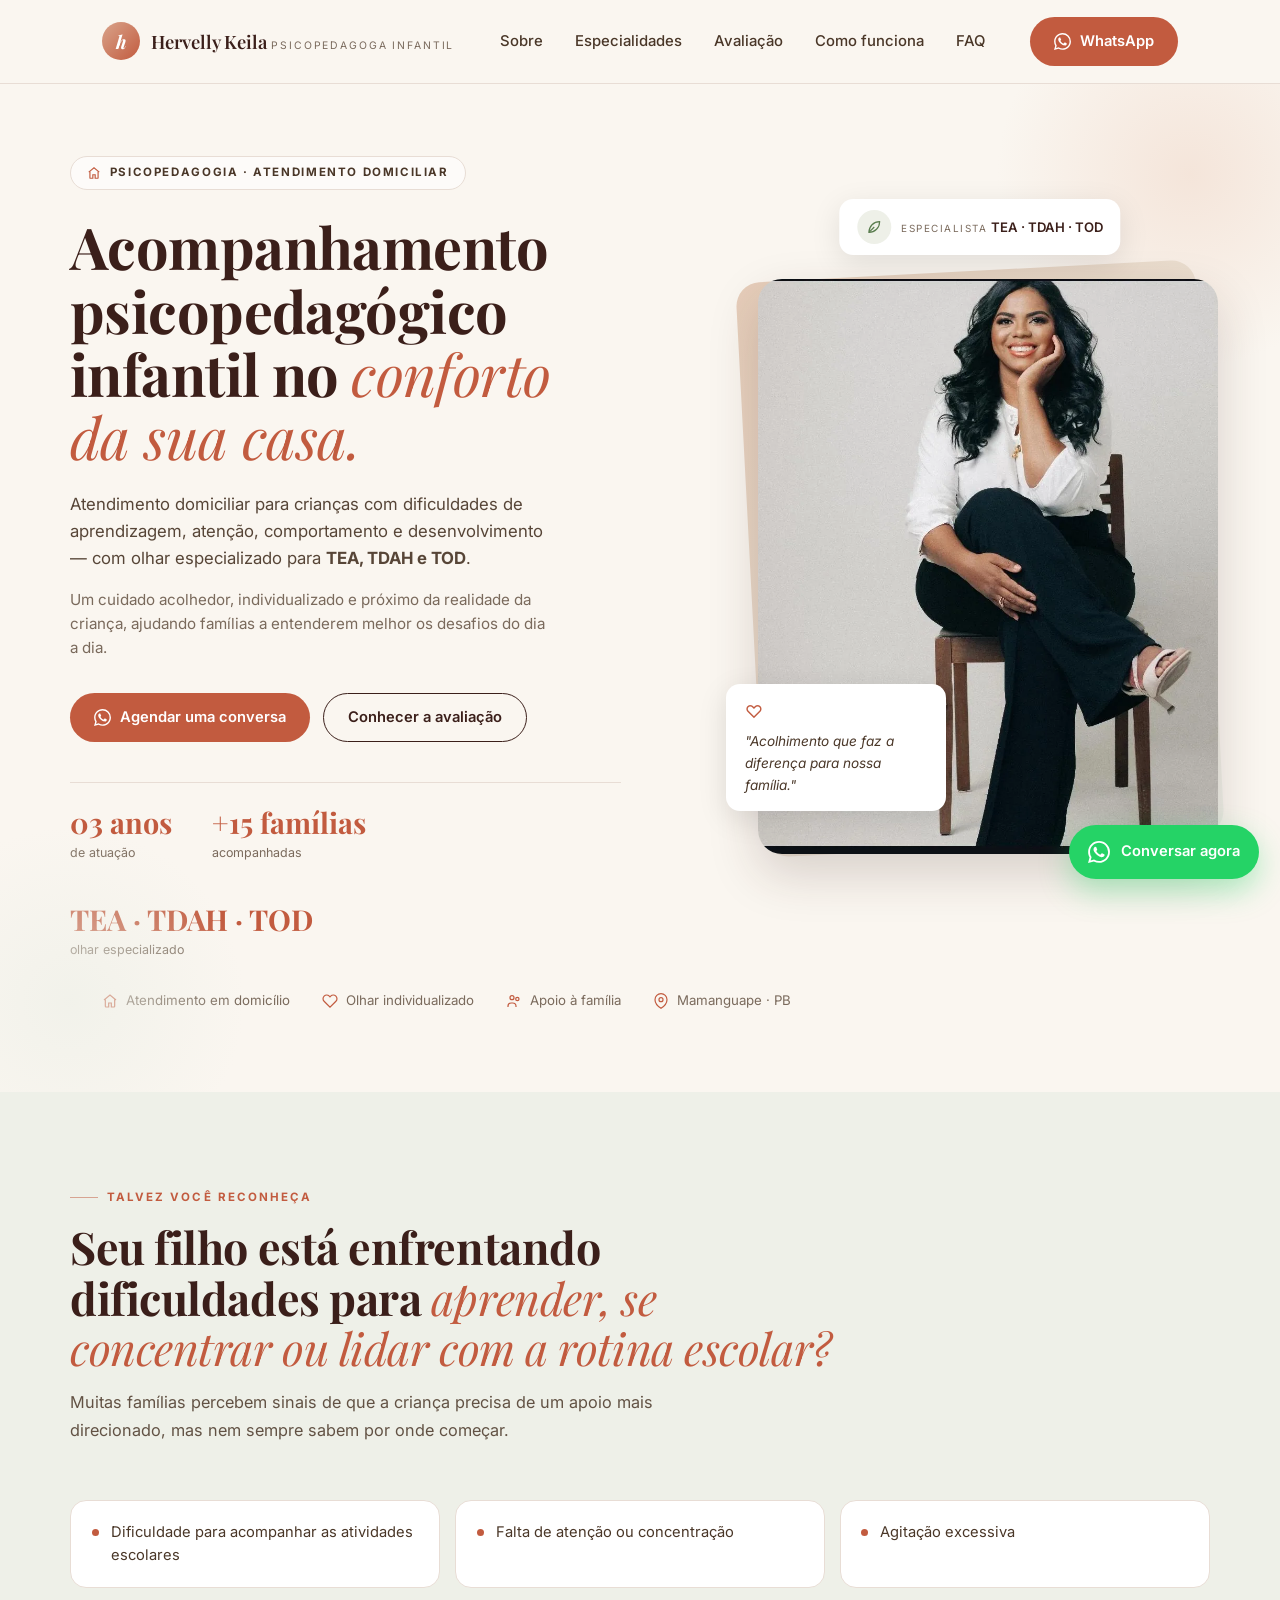
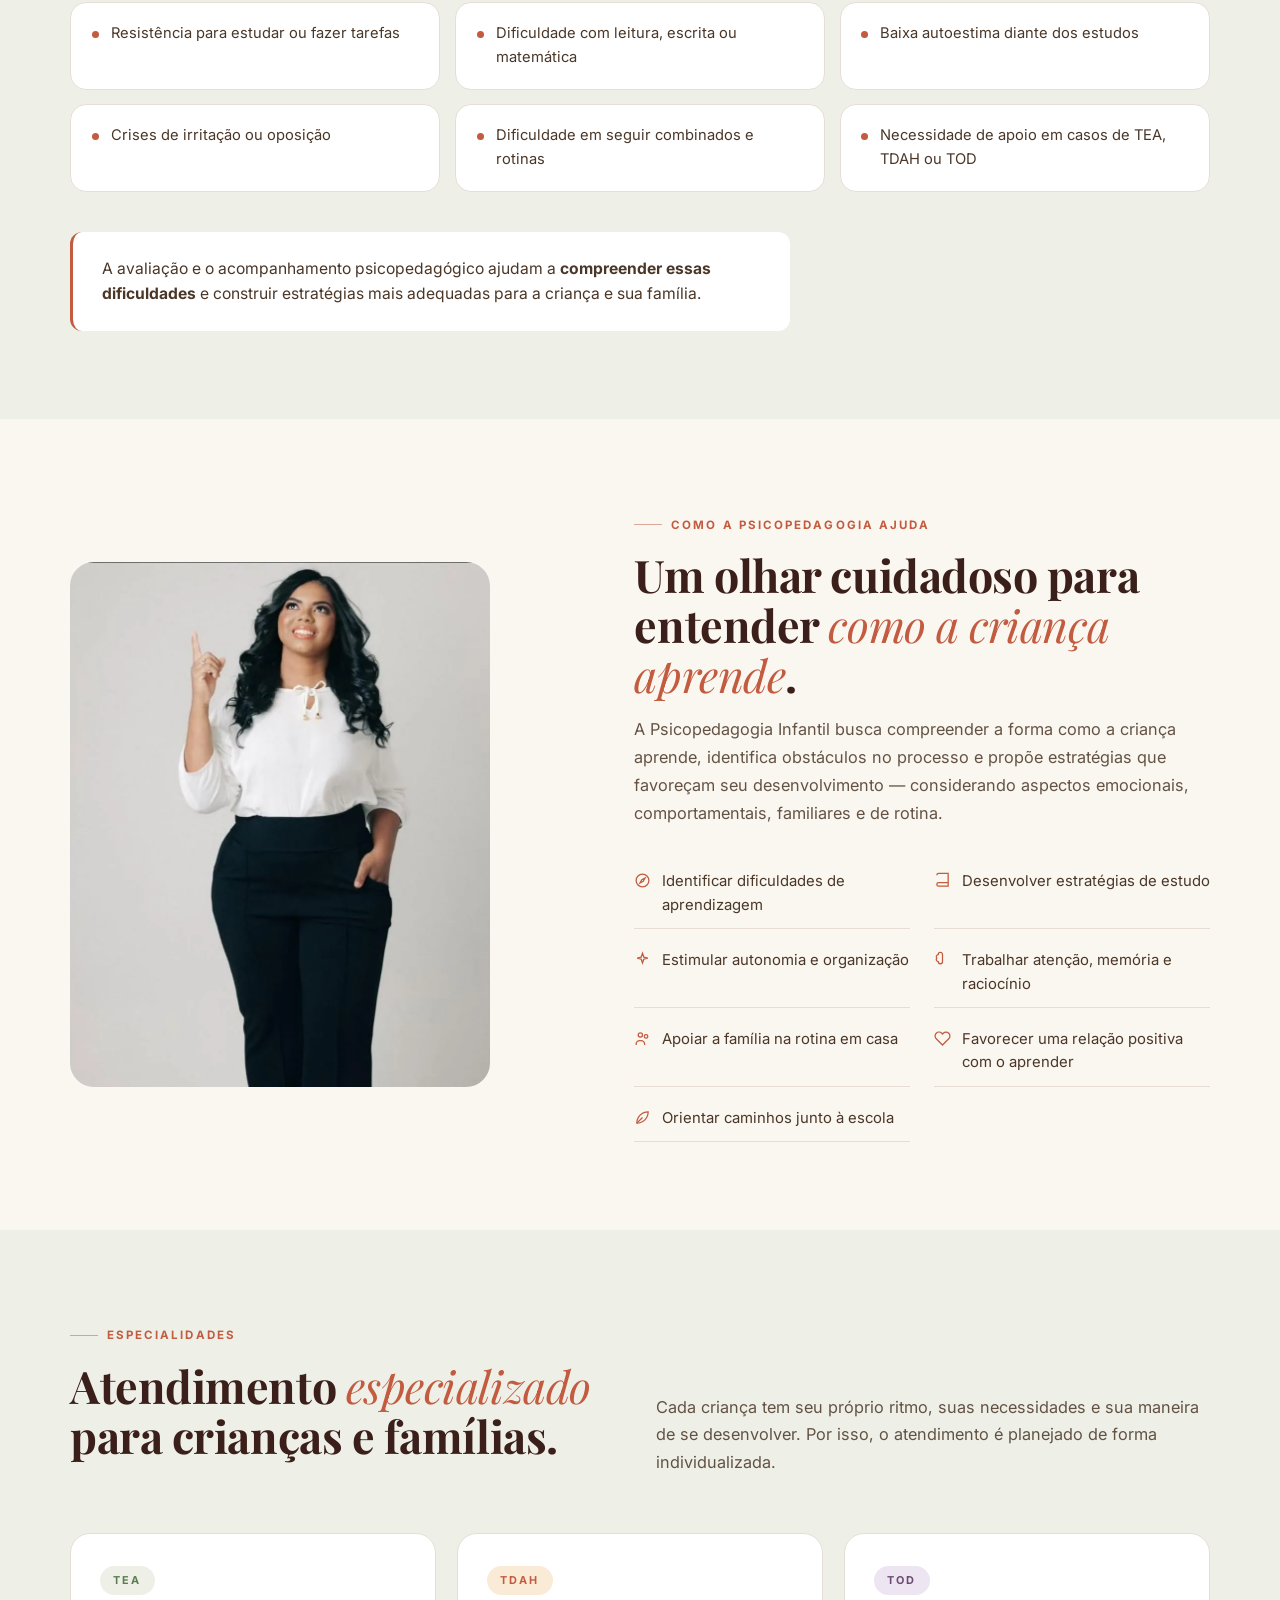
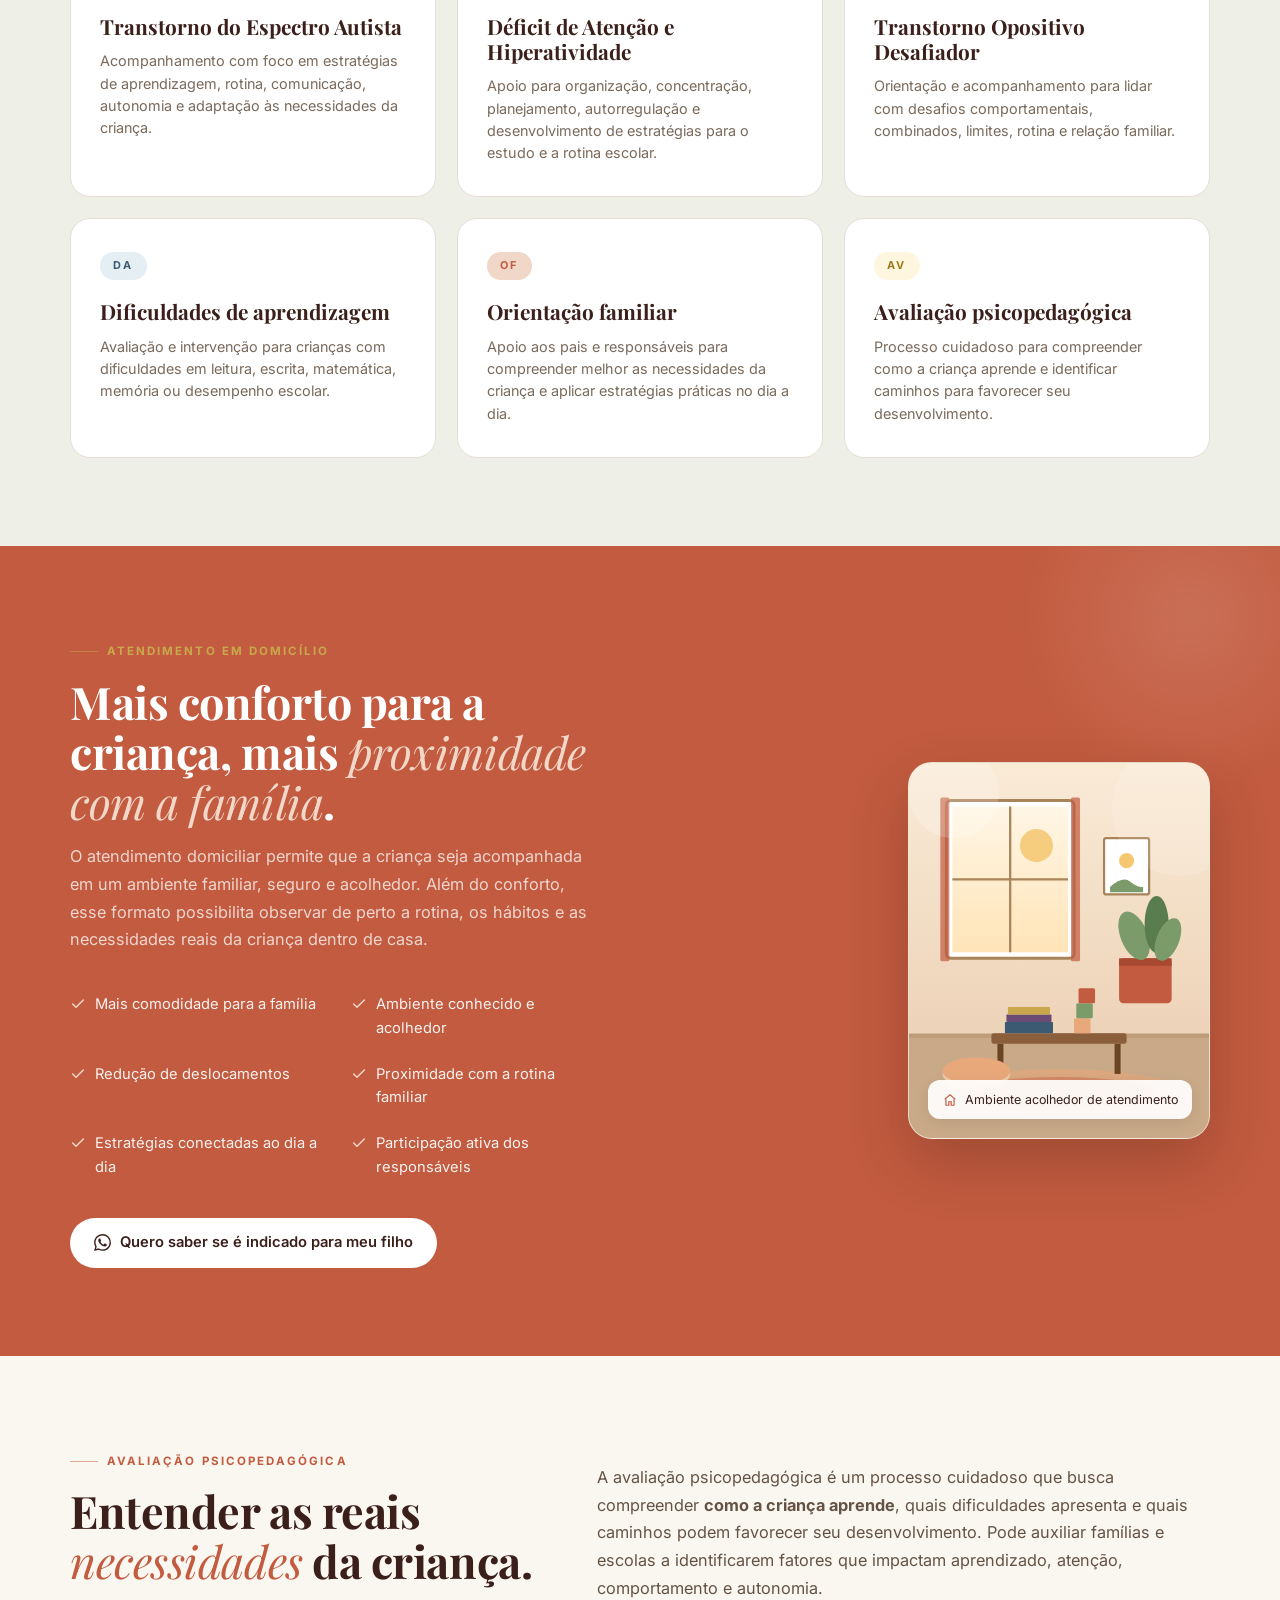
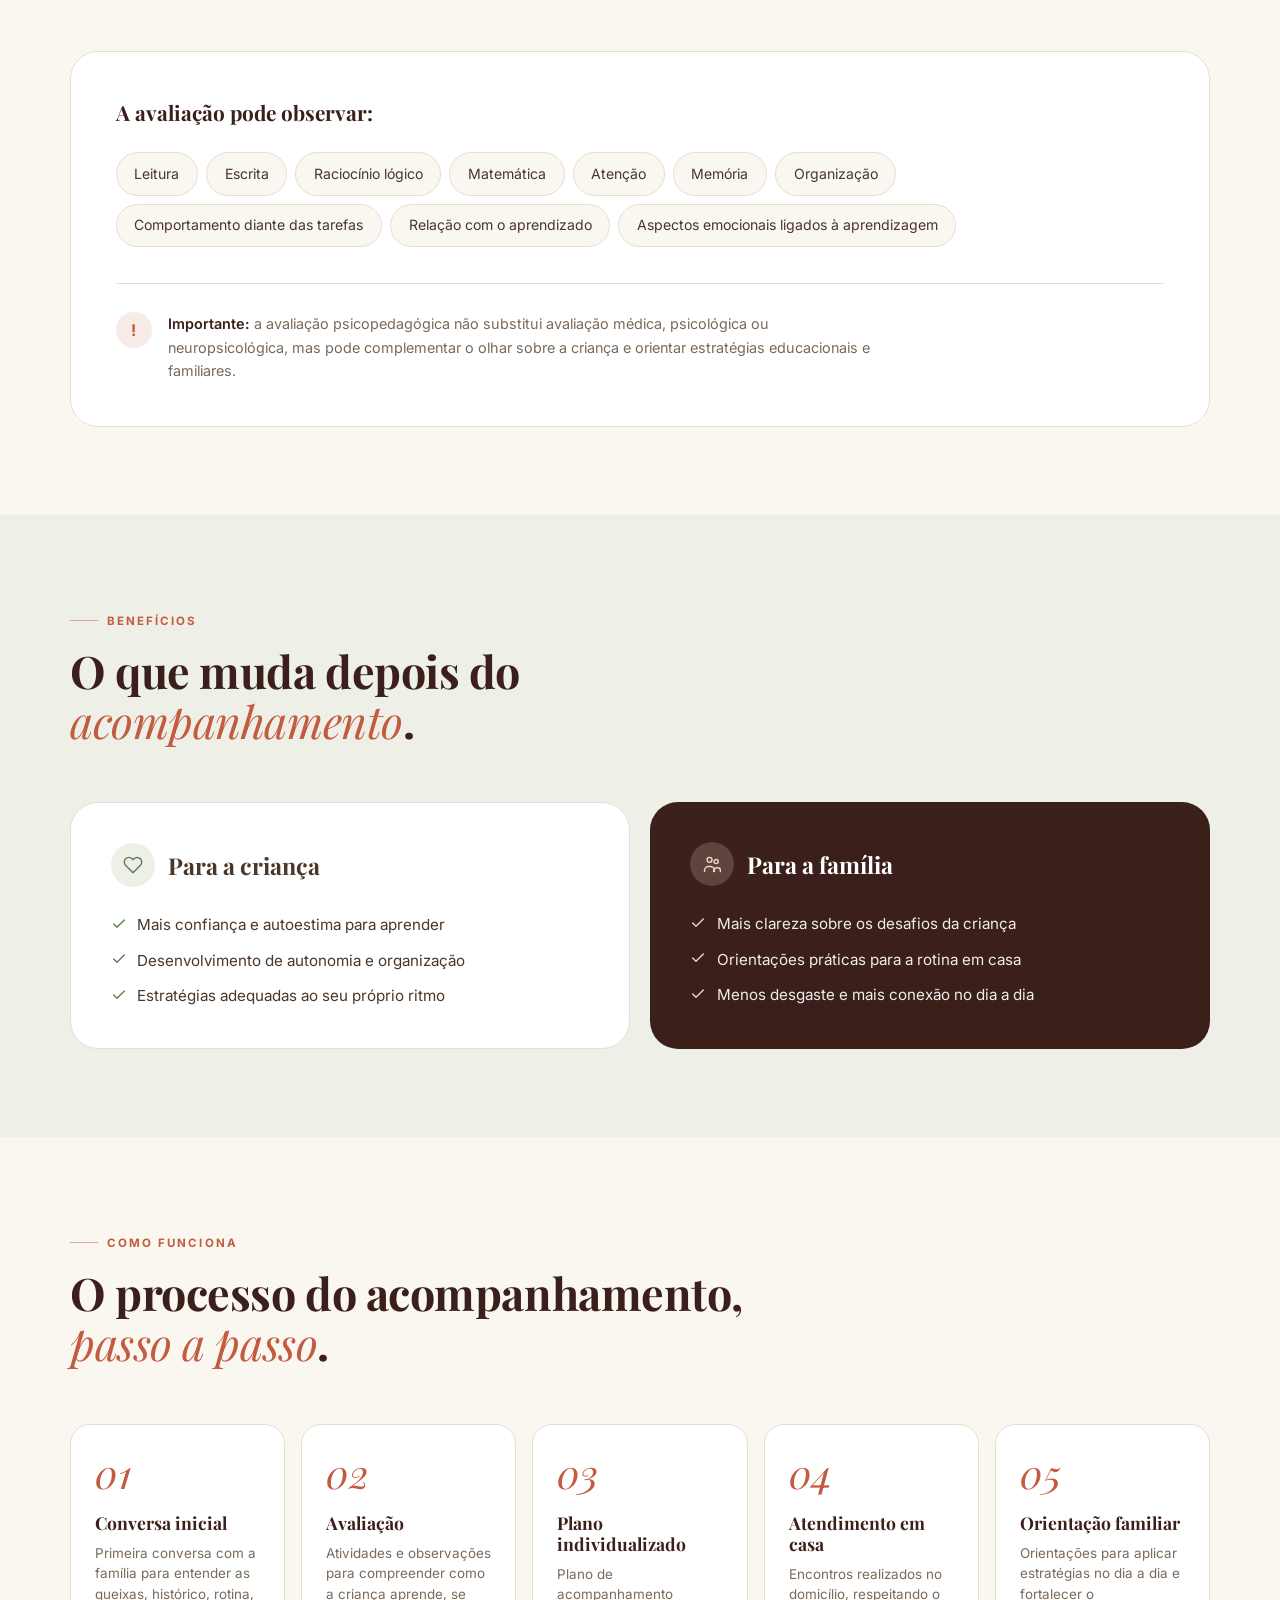
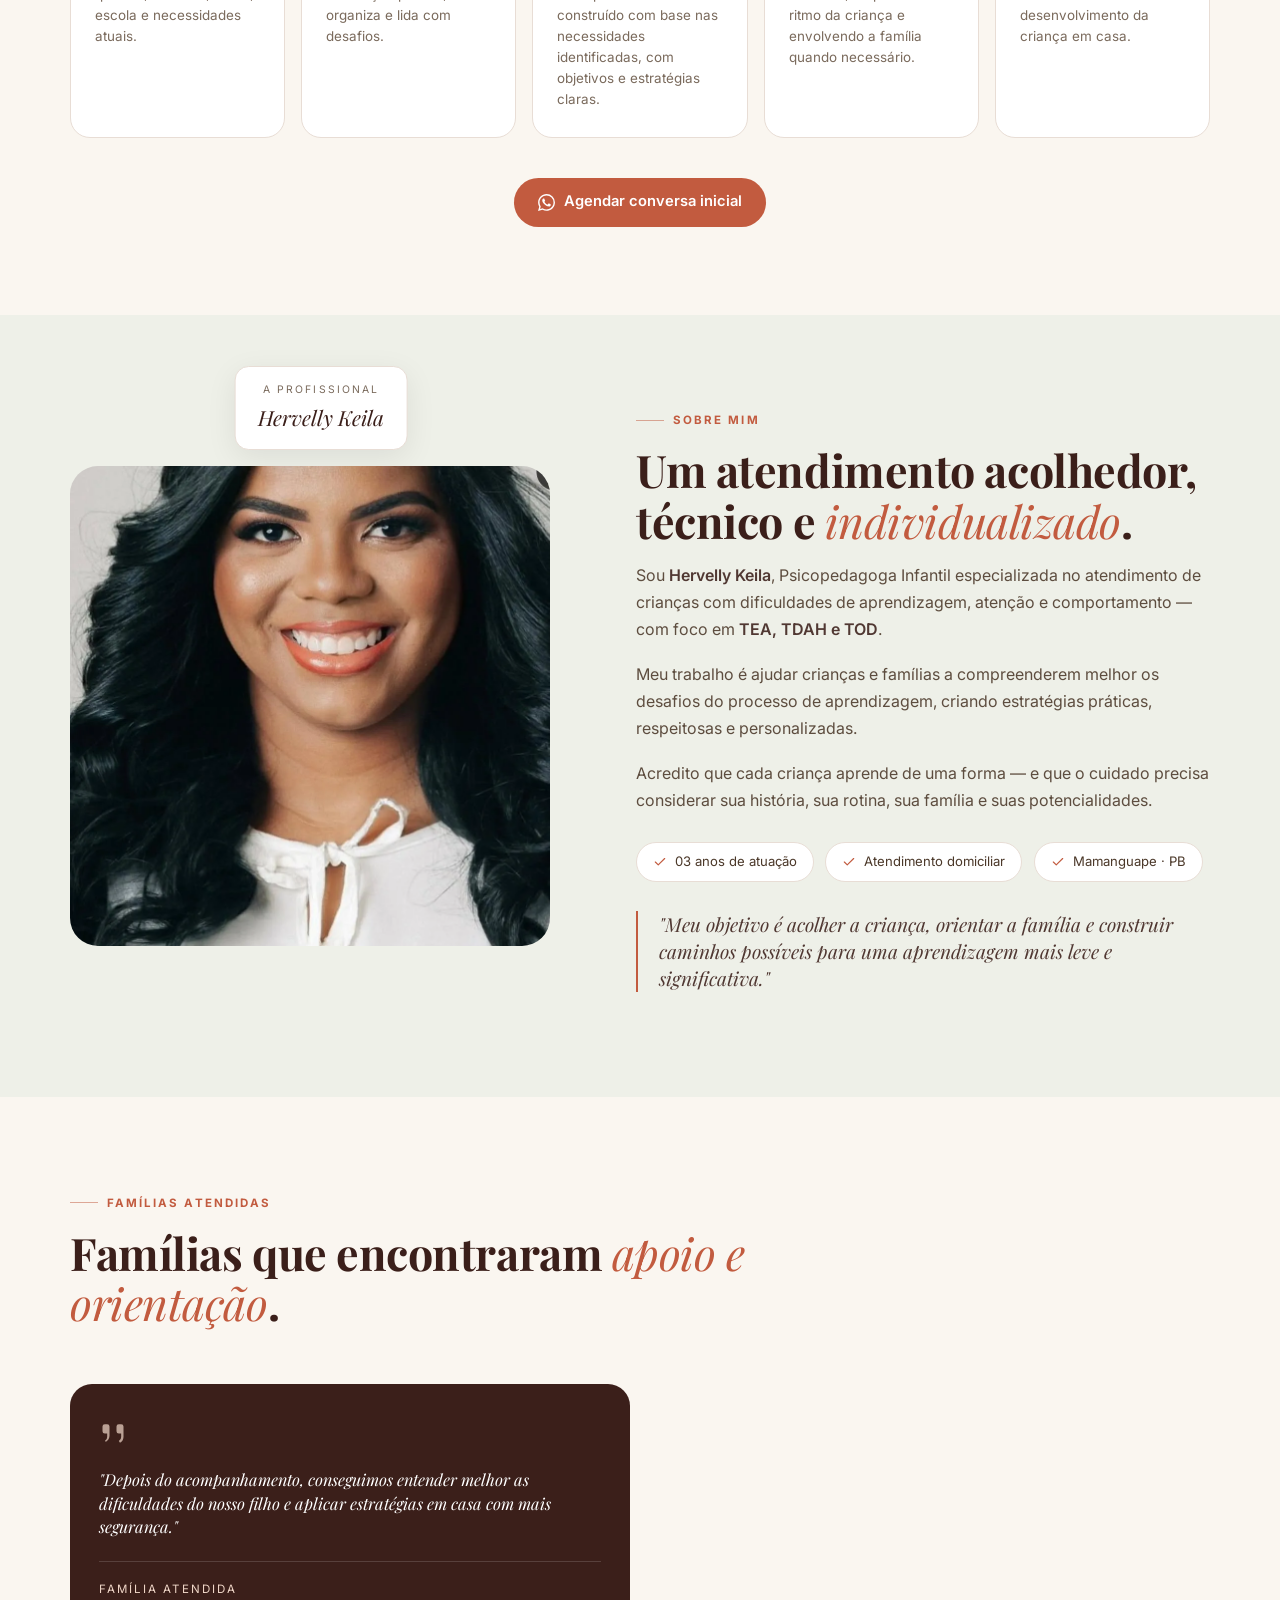
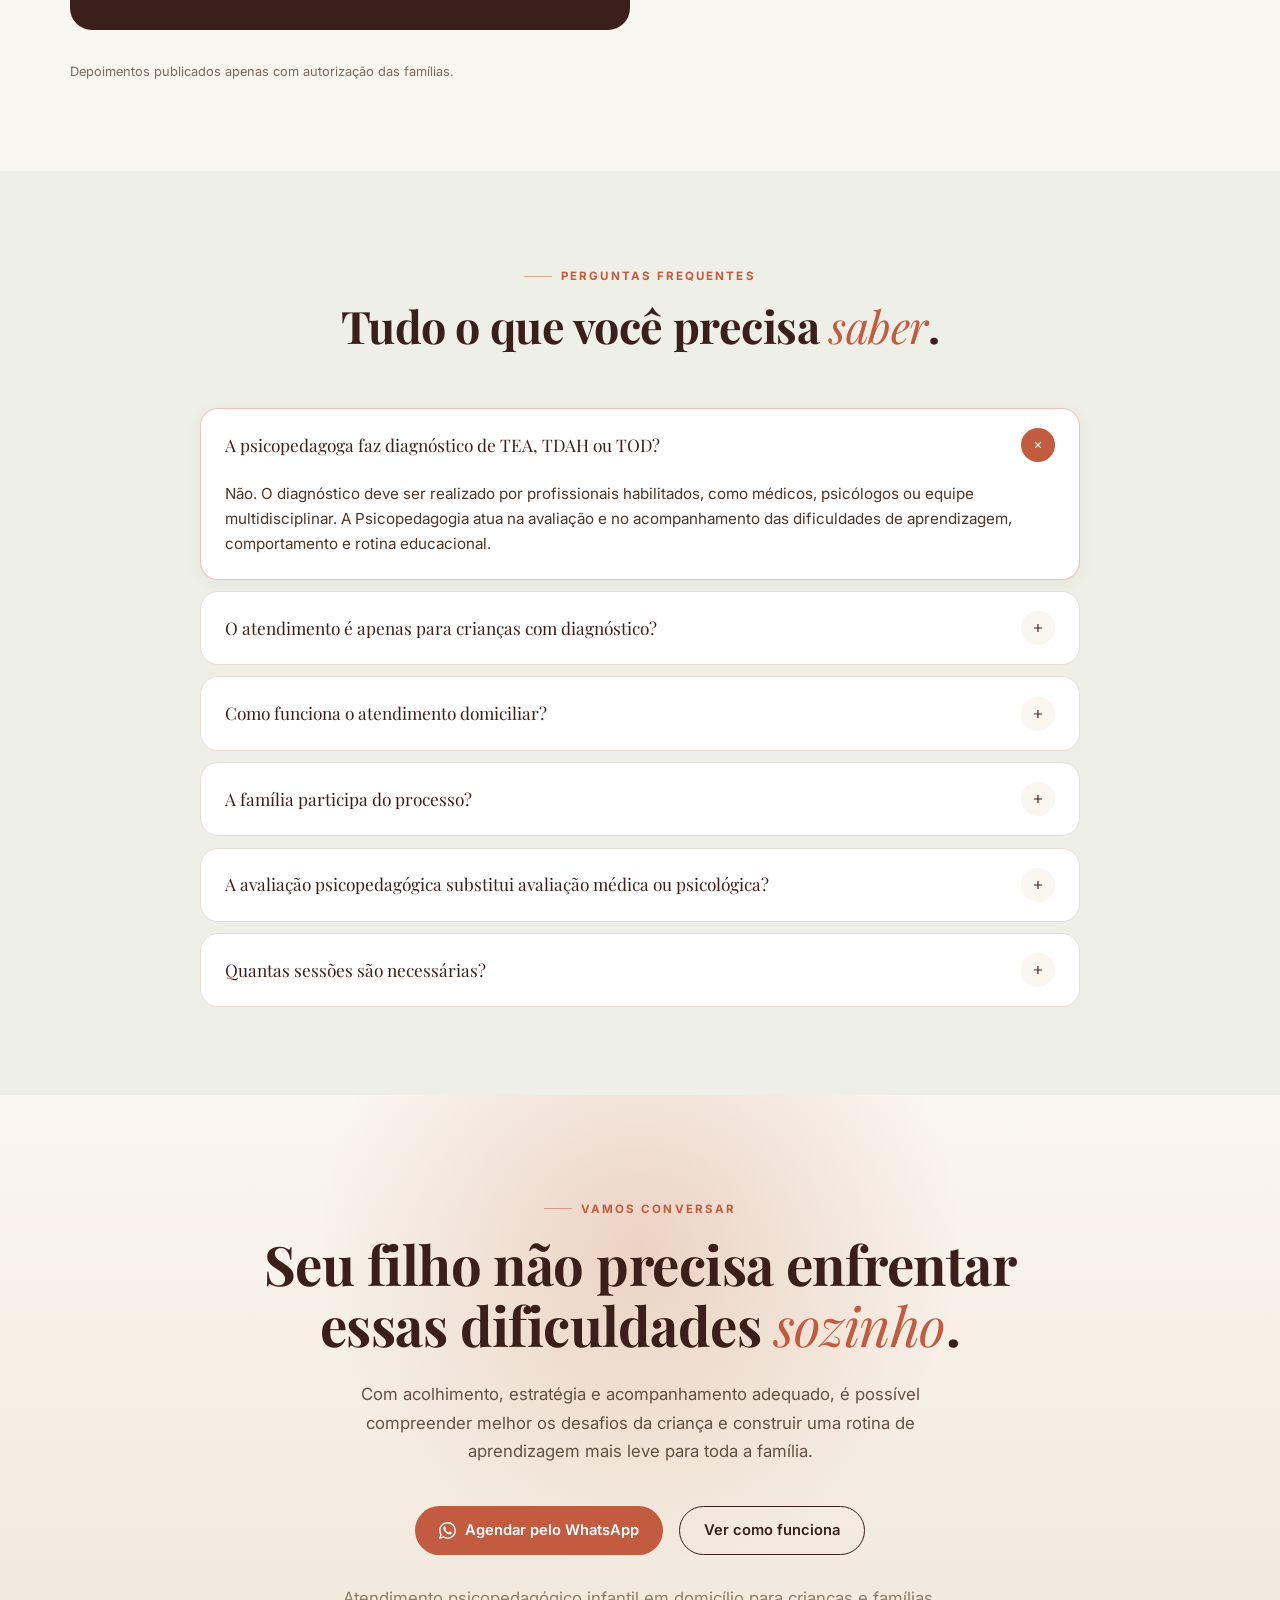
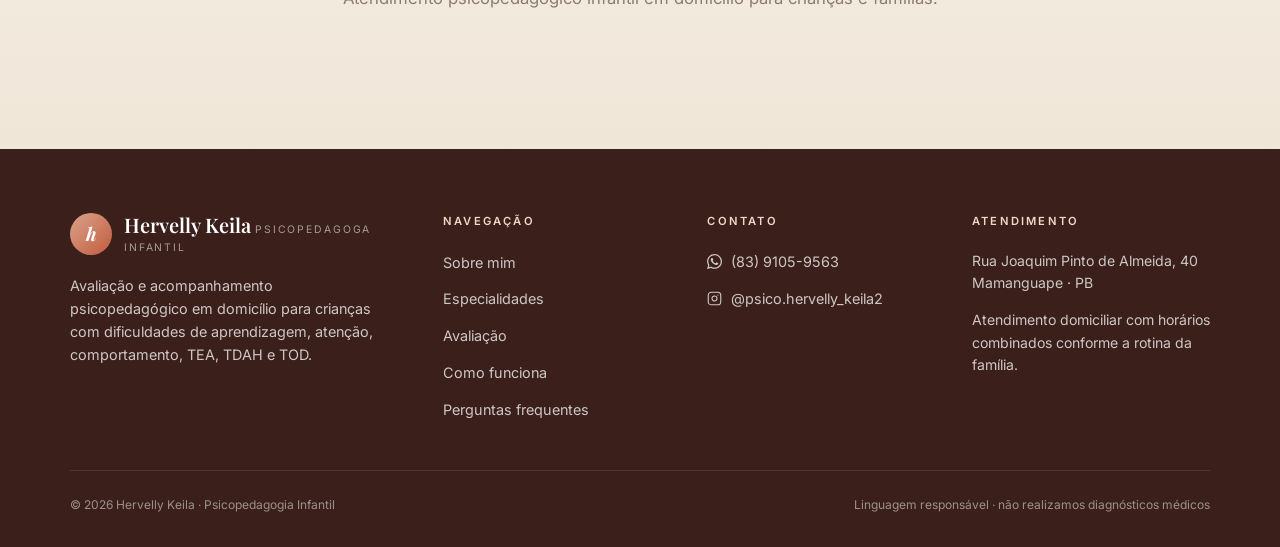
<file: Hervelly Keila - Psicopedagoga.html>
<!DOCTYPE html>
<html lang="pt-BR">
<head>
  <meta charset="UTF-8">
  <meta name="viewport" content="width=device-width, initial-scale=1.0">
  <meta http-equiv="refresh" content="0; url=/">
  <link rel="canonical" href="/">
  <title>Hervelly Keila — Psicopedagoga Infantil</title>
</head>
<body>
  <p>Redirecionando... <a href="/">Clique aqui se não for redirecionado.</a></p>
  <script>location.replace('/');</script>
</body>
</html>
</file>
<file: assets/styles.css>
*, *::before, *::after { box-sizing: border-box; margin: 0; padding: 0; }

:root {
  --cream:          #FAF6F0;
  --sage:           #EEF0E8;
  --lilac:          #EDE6F2;
  --babyblue:       #E4EEF3;
  --terracota:      #C25B3F;
  --terracota-dark: #a84a32;
  --dark:           #3B1F1A;
  --gold:           #C9A84C;
  --text:           #4A3728;
  --muted:          #7a6a5c;
  --card-bg:        #FFFFFF;
  --border:         #E8DDD5;
  --wa:             #25D366;
}

html {
  scroll-behavior: smooth;
  overflow-x: hidden; /* previne scroll lateral no iOS Safari */
}

body {
  font-family: 'Inter', sans-serif;
  background-color: var(--cream);
  color: var(--text);
  line-height: 1.6;
  -webkit-font-smoothing: antialiased;
  overflow-x: hidden;
}

img { max-width: 100%; display: block; }
::selection { background: #f0d7c8; color: var(--dark); }

.container { max-width: 1140px; margin: 0 auto; padding: 0 2rem; }

/* ── NAV ── */
header {
  position: sticky;
  top: 0;
  z-index: 100;
  background: rgba(250, 246, 240, 0.92);
  backdrop-filter: blur(10px);
  -webkit-backdrop-filter: blur(10px);
  border-bottom: 1px solid var(--border);
}
nav {
  max-width: 1140px;
  margin: 0 auto;
  padding: 1.05rem 2rem;
  display: flex;
  align-items: center;
  justify-content: space-between;
  gap: 1rem;
}
.logo {
  display: flex;
  align-items: center;
  gap: 0.7rem;
  text-decoration: none;
}
.logo-mark {
  width: 38px;
  height: 38px;
  border-radius: 50%;
  background: linear-gradient(135deg, #d9a48b, var(--terracota));
  color: #fff;
  display: flex;
  align-items: center;
  justify-content: center;
  font-family: 'Playfair Display', serif;
  font-style: italic;
  font-size: 1.15rem;
  font-weight: 700;
  flex-shrink: 0;
}
.logo-text { line-height: 1.15; }
.logo-name {
  font-family: 'Playfair Display', serif;
  font-size: 1.15rem;
  color: var(--dark);
  font-weight: 600;
}
.logo-sub {
  font-size: 0.65rem;
  letter-spacing: 0.18em;
  text-transform: uppercase;
  color: var(--muted);
}
nav ul {
  list-style: none;
  display: flex;
  gap: 2rem;
}
nav ul a {
  text-decoration: none;
  color: var(--text);
  font-size: 0.93rem;
  font-weight: 500;
  transition: color .2s;
}
nav ul a:hover { color: var(--terracota); }

.btn-primary {
  background: var(--terracota);
  color: #fff;
  border: none;
  padding: .8rem 1.5rem;
  border-radius: 50px;
  font-size: .92rem;
  font-weight: 600;
  cursor: pointer;
  text-decoration: none;
  transition: background .2s, transform .15s;
  display: inline-flex;
  align-items: center;
  gap: 0.55rem;
  font-family: inherit;
  white-space: nowrap;
}
.btn-primary:hover { background: var(--terracota-dark); transform: translateY(-1px); }
.btn-primary svg { width: 17px; height: 17px; flex-shrink: 0; }

.btn-outline {
  border: 1.5px solid var(--dark);
  color: var(--dark);
  padding: .75rem 1.5rem;
  border-radius: 50px;
  font-size: .92rem;
  font-weight: 600;
  text-decoration: none;
  display: inline-flex;
  align-items: center;
  gap: 0.5rem;
  transition: all .2s;
  background: transparent;
  cursor: pointer;
  font-family: inherit;
  white-space: nowrap;
}
.btn-outline:hover { background: var(--dark); color: #fff; }

.menu-toggle {
  display: none;
  background: none;
  border: none;
  cursor: pointer;
  padding: 0.4rem;
  color: var(--dark);
}
.menu-toggle svg { width: 24px; height: 24px; }

/* ── HERO ── */
#hero {
  padding: 4.5rem 2rem 5rem;
  position: relative;
  overflow: hidden;
}
#hero::before {
  content: '';
  position: absolute;
  top: -120px; right: -120px;
  width: 420px; height: 420px;
  border-radius: 50%;
  background: radial-gradient(circle, #f0d7c8 0%, transparent 65%);
  opacity: 0.55;
  pointer-events: none;
}
#hero::after {
  content: '';
  position: absolute;
  bottom: -100px; left: -120px;
  width: 380px; height: 380px;
  border-radius: 50%;
  background: radial-gradient(circle, var(--sage) 0%, transparent 65%);
  opacity: 0.7;
  pointer-events: none;
}
.hero-inner {
  position: relative;
  max-width: 1140px;
  margin: 0 auto;
  display: grid;
  grid-template-columns: 1.05fr 1fr;
  align-items: center;
  gap: 4rem;
}
.hero-badge {
  display: inline-flex;
  align-items: center;
  gap: .55rem;
  border: 1.5px solid var(--border);
  background: rgba(255,255,255,0.6);
  border-radius: 50px;
  padding: .42rem 1rem;
  font-size: .72rem;
  font-weight: 700;
  letter-spacing: .14em;
  text-transform: uppercase;
  color: var(--text);
  margin-bottom: 1.6rem;
}
.hero-badge svg { width: 14px; height: 14px; stroke: var(--terracota); fill: none; stroke-width: 2; }

h1 {
  font-family: 'Playfair Display', serif;
  font-size: clamp(2.3rem, 4.8vw, 3.6rem);
  color: var(--dark);
  line-height: 1.1;
  margin-bottom: 1.4rem;
  font-weight: 700;
  letter-spacing: -0.01em;
}
h1 .highlight {
  color: var(--terracota);
  font-style: italic;
  font-weight: 400;
}
.hero-desc {
  font-size: 1.05rem;
  color: var(--text);
  max-width: 480px;
  margin-bottom: 1rem;
  opacity: .92;
}
.hero-sub {
  font-size: 0.95rem;
  color: var(--muted);
  max-width: 480px;
  margin-bottom: 2rem;
}
.hero-buttons { display: flex; gap: .8rem; flex-wrap: wrap; margin-bottom: 2.5rem; }
.hero-stats {
  display: flex;
  gap: 2.5rem;
  padding-top: 1.5rem;
  border-top: 1px solid var(--border);
  flex-wrap: wrap;
}
.stat-number {
  font-family: 'Playfair Display', serif;
  font-size: 1.8rem;
  color: var(--terracota);
  font-weight: 700;
  display: block;
  line-height: 1.1;
}
.stat-label { font-size: .78rem; color: var(--muted); margin-top: 0.2rem; }

.hero-image-wrap { position: relative; }
.hero-image-frame {
  position: relative;
  aspect-ratio: 4/5;
  max-width: 460px;
  margin-left: auto;
}
.hero-image-frame::before {
  content: '';
  position: absolute;
  inset: 0;
  border-radius: 24px;
  background: linear-gradient(135deg, #e6cdb9, var(--sage));
  transform: rotate(-3deg);
}
.hero-image-frame img {
  position: absolute;
  inset: 0;
  width: 100%;
  height: 100%;
  object-fit: cover;
  object-position: center top;
  border-radius: 24px;
  transform: translate(8px, 8px);
  box-shadow: 0 20px 50px rgba(59,31,26,0.18);
}
.hero-quote {
  position: absolute;
  bottom: 2.2rem;
  left: -1.5rem;
  background: #fff;
  border-radius: 14px;
  padding: 0.9rem 1.2rem;
  box-shadow: 0 8px 30px rgba(0,0,0,.1);
  max-width: 220px;
  font-size: .85rem;
  color: var(--text);
  font-style: italic;
  z-index: 2;
}
.hero-quote-icon {
  color: var(--terracota);
  font-size: 1.1rem;
  display: block;
  margin-bottom: .3rem;
  font-style: normal;
}
.hero-tag-card {
  position: absolute;
  bottom: 100%;
  left: 50%;
  transform: translateX(-50%);
  margin-bottom: 1rem;
  background: #fff;
  border-radius: 14px;
  padding: 0.7rem 1.1rem;
  box-shadow: 0 8px 30px rgba(0,0,0,.1);
  display: inline-flex;
  align-items: center;
  gap: 0.65rem;
  z-index: 3;
  white-space: nowrap;
}
.hero-tag-icon {
  width: 34px;
  height: 34px;
  border-radius: 50%;
  background: var(--sage);
  display: flex;
  align-items: center;
  justify-content: center;
  flex-shrink: 0;
}
.hero-tag-icon svg { width: 16px; height: 16px; stroke: #5a7d4f; fill: none; stroke-width: 1.8; }
.hero-tag-text { line-height: 1.2; }
.hero-tag-eyebrow { font-size: 0.62rem; letter-spacing: 0.15em; text-transform: uppercase; color: var(--muted); }
.hero-tag-title { font-size: 0.82rem; font-weight: 600; color: var(--dark); }

.hero-trust {
  display: flex;
  flex-wrap: wrap;
  gap: 1.5rem 2rem;
  margin-top: 1.8rem;
  font-size: 0.83rem;
  color: var(--muted);
}
.hero-trust span { display: inline-flex; align-items: center; gap: 0.5rem; }
.hero-trust svg { width: 16px; height: 16px; stroke: var(--terracota); fill: none; stroke-width: 1.8; }

/* ── SECTIONS ── */
section.alt       { background: var(--sage); }
section.alt-cream { background: var(--cream); }
section.alt-lilac { background: var(--lilac); }
section { padding: 5.5rem 2rem; }
.section-inner { max-width: 1140px; margin: 0 auto; }
.section-label {
  font-size: .72rem;
  font-weight: 700;
  letter-spacing: .18em;
  text-transform: uppercase;
  color: var(--terracota);
  margin-bottom: 1rem;
  display: inline-flex;
  align-items: center;
  gap: 0.55rem;
}
.section-label::before {
  content: '';
  width: 28px;
  height: 1px;
  background: var(--terracota);
  opacity: 0.5;
}
h2 {
  font-family: 'Playfair Display', serif;
  font-size: clamp(1.9rem, 4vw, 2.8rem);
  color: var(--dark);
  line-height: 1.12;
  margin-bottom: 1rem;
  font-weight: 700;
  letter-spacing: -0.01em;
}
h2 em { font-weight: 400; color: var(--terracota); }
.section-header { margin-bottom: 3.5rem; }
.section-header.center { text-align: center; max-width: 760px; margin-left: auto; margin-right: auto; }
.section-intro { font-size: 1.02rem; color: var(--text); opacity: .85; max-width: 620px; line-height: 1.7; }

.section-header--split {
  display: grid;
  grid-template-columns: 1fr 1fr;
  gap: 2rem;
  align-items: end;
}

/* ── PAIN ── */
.pain-grid {
  display: grid;
  grid-template-columns: repeat(3, 1fr);
  gap: 0.9rem;
  margin-top: 2.5rem;
}
.pain-card {
  background: #fff;
  border: 1px solid var(--border);
  border-radius: 16px;
  padding: 1.2rem 1.3rem;
  display: flex;
  gap: 0.75rem;
  align-items: flex-start;
  font-size: 0.92rem;
}
.pain-card::before {
  content: '';
  width: 7px;
  height: 7px;
  border-radius: 50%;
  background: var(--terracota);
  flex-shrink: 0;
  margin-top: 0.55rem;
}
.pain-closing {
  margin-top: 2.5rem;
  padding: 1.5rem 1.8rem;
  background: #fff;
  border-left: 3px solid var(--terracota);
  border-radius: 12px;
  max-width: 720px;
  font-size: 0.98rem;
  line-height: 1.65;
}

/* ── HOW IT HELPS ── */
.help-inner {
  display: grid;
  grid-template-columns: 1fr 1.15fr;
  gap: 4rem;
  align-items: center;
}
.help-img-wrap {
  position: relative;
  aspect-ratio: 4/5;
  max-width: 420px;
}
.help-img-wrap img {
  width: 100%;
  height: 100%;
  object-fit: cover;
  border-radius: 24px;
  display: block;
}
.help-quote-card {
  position: absolute;
  bottom: 100%;
  left: 50%;
  transform: translateX(-50%);
  margin-bottom: 1rem;
  background: #fff;
  border-radius: 14px;
  padding: 0.7rem 1.1rem;
  box-shadow: 0 8px 30px rgba(0,0,0,.1);
  display: inline-flex;
  align-items: center;
  gap: 0.65rem;
  z-index: 3;
  white-space: nowrap;
}
.help-quote-card .help-tag-icon {
  width: 34px; height: 34px;
  border-radius: 50%;
  background: var(--sage);
  display: flex;
  align-items: center;
  justify-content: center;
  flex-shrink: 0;
}
.help-quote-card .help-tag-icon svg { width: 16px; height: 16px; stroke: #5a7d4f; fill: none; stroke-width: 1.8; }
.help-quote-card .help-tag-text { line-height: 1.2; }
.help-quote-card .help-tag-eyebrow { font-size: 0.62rem; letter-spacing: 0.15em; text-transform: uppercase; color: var(--muted); display: block; }
.help-quote-card .help-tag-title { font-size: 0.82rem; font-weight: 600; color: var(--dark); display: block; }

.help-list {
  list-style: none;
  display: grid;
  grid-template-columns: 1fr 1fr;
  gap: 0.6rem 1.5rem;
  margin-top: 2rem;
}
.help-list li {
  display: flex;
  gap: 0.65rem;
  align-items: flex-start;
  padding: 0.65rem 0;
  border-bottom: 1px solid var(--border);
  font-size: 0.93rem;
}
.help-list svg { width: 17px; height: 17px; stroke: var(--terracota); fill: none; stroke-width: 1.8; flex-shrink: 0; margin-top: 0.15rem; }

/* ── SPECIALTIES ── */
.specialties-grid {
  display: grid;
  grid-template-columns: repeat(3, 1fr);
  gap: 1.3rem;
}
.specialty-card {
  background: #fff;
  border: 1px solid var(--border);
  border-radius: 20px;
  padding: 2rem 1.8rem;
  transition: transform .25s, box-shadow .25s;
  position: relative;
}
.specialty-card:hover { transform: translateY(-4px); box-shadow: 0 16px 40px rgba(59,31,26,0.08); }
.specialty-tag {
  display: inline-block;
  padding: 0.35rem 0.85rem;
  border-radius: 50px;
  font-size: 0.68rem;
  letter-spacing: 0.18em;
  font-weight: 700;
  text-transform: uppercase;
  margin-bottom: 1.2rem;
}
.specialty-card h3 {
  font-family: 'Playfair Display', serif;
  font-size: 1.3rem;
  color: var(--dark);
  margin-bottom: 0.7rem;
  line-height: 1.2;
}
.specialty-card p { font-size: 0.9rem; color: var(--muted); line-height: 1.55; }

/* ── HOME VISIT ── */
#domicilio {
  background: var(--terracota);
  color: #fff;
  position: relative;
  overflow: hidden;
}
#domicilio::before {
  content: '';
  position: absolute;
  top: -120px; right: -100px;
  width: 380px; height: 380px;
  border-radius: 50%;
  background: radial-gradient(circle, rgba(255,255,255,0.12) 0%, transparent 65%);
}
#domicilio .section-inner { position: relative; }
.home-grid {
  display: grid;
  grid-template-columns: 1fr 1fr;
  gap: 4rem;
  align-items: center;
}
#domicilio .section-label { color: var(--gold); }
#domicilio .section-label::before { background: var(--gold); }
#domicilio h2 { color: #fff; }
#domicilio h2 em { color: #f0d7c8; }
#domicilio .section-intro { color: rgba(255,255,255,0.88); max-width: 520px; }
.home-benefits {
  list-style: none;
  display: grid;
  grid-template-columns: 1fr 1fr;
  gap: 0.5rem 1.5rem;
  margin: 2rem 0;
}
.home-benefits li {
  display: flex;
  gap: 0.55rem;
  align-items: flex-start;
  font-size: 0.92rem;
  color: rgba(255,255,255,0.92);
  padding: 0.45rem 0;
}
.home-benefits svg { width: 16px; height: 16px; stroke: #f0d7c8; fill: none; stroke-width: 2.2; flex-shrink: 0; margin-top: 0.18rem; }
.home-cta { background: #fff; color: var(--dark); }
.home-cta:hover { background: #fef9f0; color: var(--dark); }
.home-illustration {
  aspect-ratio: 4/5;
  max-width: 440px;
  margin-left: auto;
  border-radius: 24px;
  position: relative;
  overflow: hidden;
  background: linear-gradient(165deg, #F5E6D8 0%, #EDD9C5 60%, #E0C6AE 100%);
  box-shadow: 0 24px 60px rgba(0,0,0,0.18);
  border: 1px solid rgba(255,255,255,0.25);
}
.home-illustration svg { width: 100%; height: 100%; display: block; }
.home-illustration .scene-caption {
  position: absolute;
  bottom: 1.2rem;
  left: 1.2rem;
  background: rgba(255,255,255,0.92);
  backdrop-filter: blur(4px);
  -webkit-backdrop-filter: blur(4px);
  padding: 0.6rem 0.9rem;
  border-radius: 12px;
  font-size: 0.78rem;
  color: var(--dark);
  display: inline-flex;
  align-items: center;
  gap: 0.5rem;
  box-shadow: 0 4px 16px rgba(0,0,0,0.08);
}
.home-illustration .scene-caption svg { width: 14px; height: 14px; stroke: var(--terracota); fill: none; stroke-width: 2; }

/* ── EVALUATION ── */
.eval-intro {
  display: grid;
  grid-template-columns: 1fr 1.3fr;
  gap: 3.5rem;
  align-items: end;
  margin-bottom: 3rem;
}
.eval-panel {
  background: #fff;
  border-radius: 28px;
  padding: 2.8rem;
  border: 1px solid var(--border);
}
.eval-panel h3 {
  font-family: 'Playfair Display', serif;
  font-size: 1.3rem;
  color: var(--dark);
  margin-bottom: 1.4rem;
}
.eval-chips { display: flex; flex-wrap: wrap; gap: 0.5rem; }
.eval-chip {
  padding: 0.6rem 1.1rem;
  border-radius: 50px;
  background: var(--cream);
  border: 1px solid var(--border);
  font-size: 0.88rem;
  color: var(--text);
}
.eval-note {
  margin-top: 2.2rem;
  padding-top: 1.8rem;
  border-top: 1px solid var(--border);
  display: flex;
  gap: 1rem;
  align-items: flex-start;
}
.eval-note-icon {
  width: 36px; height: 36px;
  border-radius: 50%;
  background: rgba(194,91,63,0.12);
  color: var(--terracota);
  display: flex;
  align-items: center;
  justify-content: center;
  font-weight: 700;
  flex-shrink: 0;
}
.eval-note p { font-size: 0.9rem; line-height: 1.6; color: var(--muted); max-width: 720px; }
.eval-note strong { color: var(--dark); font-weight: 600; }

/* ── BENEFITS ── */
.benefits-grid {
  display: grid;
  grid-template-columns: 1fr 1fr;
  gap: 1.3rem;
}
.benefit-card {
  border-radius: 28px;
  padding: 2.5rem;
  border: 1px solid var(--border);
}
.benefit-card.dark { background: var(--dark); color: #fff; border: none; }
.benefit-card.light { background: #fff; }
.benefit-head { display: flex; align-items: center; gap: 0.8rem; margin-bottom: 1.6rem; }
.benefit-icon { width: 44px; height: 44px; border-radius: 50%; display: flex; align-items: center; justify-content: center; flex-shrink: 0; }
.benefit-card.light .benefit-icon { background: var(--sage); }
.benefit-card.light .benefit-icon svg { stroke: #5a7d4f; }
.benefit-card.dark .benefit-icon { background: rgba(240,215,200,0.2); }
.benefit-card.dark .benefit-icon svg { stroke: #f0d7c8; }
.benefit-icon svg { width: 20px; height: 20px; fill: none; stroke-width: 1.7; }
.benefit-head h3 { font-family: 'Playfair Display', serif; font-size: 1.45rem; color: inherit; }
.benefit-list { list-style: none; display: flex; flex-direction: column; gap: 0.7rem; }
.benefit-list li { display: flex; gap: 0.65rem; align-items: flex-start; font-size: 0.95rem; }
.benefit-list svg { width: 16px; height: 16px; fill: none; stroke-width: 2; flex-shrink: 0; margin-top: 0.18rem; }
.benefit-card.light .benefit-list svg { stroke: #5a7d4f; }
.benefit-card.dark .benefit-list svg { stroke: #f0d7c8; }
.benefit-card.dark .benefit-list li { color: rgba(255,255,255,0.92); }

/* ── PROCESS ── */
.process-grid {
  display: grid;
  grid-template-columns: repeat(5, 1fr);
  gap: 1rem;
}
.process-card {
  background: #fff;
  border: 1px solid var(--border);
  border-radius: 20px;
  padding: 1.7rem 1.5rem;
  display: flex;
  flex-direction: column;
}
.process-num {
  font-family: 'Playfair Display', serif;
  font-style: italic;
  font-size: 2.5rem;
  color: var(--terracota);
  line-height: 1;
  margin-bottom: 1.2rem;
  font-weight: 400;
}
.process-card h3 { font-family: 'Playfair Display', serif; font-size: 1.1rem; color: var(--dark); margin-bottom: 0.6rem; line-height: 1.2; }
.process-card p { font-size: 0.84rem; color: var(--muted); line-height: 1.55; flex: 1; }
.process-cta { text-align: center; margin-top: 2.5rem; }

/* ── ABOUT ── */
.about-inner {
  display: grid;
  grid-template-columns: 1.05fr 1.2fr;
  gap: 4rem;
  align-items: center;
}
.about-img-wrap { position: relative; }
.about-img-wrap img {
  aspect-ratio: 1/1;
  object-fit: cover;
  border-radius: 28px;
  max-width: 480px;
  width: 100%;
}
.about-badge {
  position: absolute;
  bottom: 100%;
  left: 50%;
  transform: translateX(-50%);
  margin-bottom: 1rem;
  background: #fff;
  border-radius: 14px;
  padding: 0.9rem 1.4rem;
  box-shadow: 0 8px 30px rgba(0,0,0,.08);
  border: 1px solid var(--border);
  text-align: center;
  white-space: nowrap;
  z-index: 3;
}
.about-badge-eyebrow { font-size: 0.65rem; letter-spacing: 0.2em; text-transform: uppercase; color: var(--muted); margin-bottom: 0.2rem; }
.about-badge-name { font-family: 'Playfair Display', serif; font-style: italic; font-size: 1.3rem; color: var(--dark); }
.about-text p { font-size: 1rem; line-height: 1.7; opacity: 0.88; margin-bottom: 1.1rem; }
.about-text p strong { color: var(--dark); font-weight: 600; }
.about-credentials { display: flex; flex-wrap: wrap; gap: 0.7rem; margin: 1.7rem 0; }
.credential-pill {
  padding: 0.55rem 1rem;
  background: #fff;
  border: 1px solid var(--border);
  border-radius: 50px;
  font-size: 0.82rem;
  color: var(--text);
  display: inline-flex;
  align-items: center;
  gap: 0.5rem;
}
.credential-pill svg { width: 14px; height: 14px; stroke: var(--terracota); fill: none; stroke-width: 2; }
.about-quote { margin-top: 1.8rem; padding-left: 1.3rem; border-left: 2px solid var(--terracota); }
.about-quote p { font-family: 'Playfair Display', serif; font-style: italic; font-size: 1.2rem; line-height: 1.4; color: var(--dark); }

/* ── TESTIMONIALS ── */
.test-grid {
  display: grid;
  grid-template-columns: repeat(3, 1fr);
  gap: 1.3rem;
  justify-items: center;
}
.test-grid:has(> :only-child) {
  grid-template-columns: minmax(0, 560px);
}
.test-card { border-radius: 22px; padding: 2rem 1.8rem; border: 1px solid var(--border); background: #fff; }
.test-card.dark { background: var(--dark); color: #fff; border: none; }
.test-quote-icon { width: 28px; height: 28px; fill: var(--terracota); opacity: 0.6; margin-bottom: 1rem; }
.test-card.dark .test-quote-icon { fill: #f0d7c8; opacity: 0.7; }
.test-card p { font-family: 'Playfair Display', serif; font-style: italic; font-size: 1.02rem; line-height: 1.45; color: inherit; }
.test-foot { margin-top: 1.4rem; padding-top: 1.1rem; border-top: 1px solid var(--border); display: flex; align-items: center; justify-content: space-between; }
.test-card.dark .test-foot { border-top-color: rgba(255,255,255,0.15); }
.test-author { font-size: 0.72rem; letter-spacing: 0.18em; text-transform: uppercase; color: var(--muted); }
.test-card.dark .test-author { color: #f0d7c8; }
.test-placeholder-badge { font-size: 0.62rem; padding: 0.25rem 0.6rem; border-radius: 50px; background: var(--cream); color: var(--muted); text-transform: lowercase; letter-spacing: 0.06em; }
.test-card.dark .test-placeholder-badge { background: rgba(255,255,255,0.15); color: rgba(255,255,255,0.7); }
.test-disclaimer { margin-top: 2rem; font-size: 0.8rem; color: var(--muted); }

/* ── FAQ ── */
#faq .section-inner { max-width: 880px; }
.faq-list { display: flex; flex-direction: column; gap: 0.7rem; margin-top: 1rem; }
.faq-item {
  background: #fff;
  border: 1px solid var(--border);
  border-radius: 18px;
  overflow: hidden;
  transition: border-color .2s, box-shadow .2s;
}
.faq-item.open { border-color: rgba(194,91,63,0.35); box-shadow: 0 4px 18px rgba(59,31,26,0.05); }
.faq-q {
  width: 100%;
  background: none;
  border: none;
  padding: 1.2rem 1.5rem;
  display: flex;
  align-items: center;
  justify-content: space-between;
  gap: 1.5rem;
  cursor: pointer;
  text-align: left;
  font-family: 'Playfair Display', serif;
  font-size: 1.08rem;
  color: var(--dark);
  line-height: 1.3;
}
.faq-toggle {
  width: 34px; height: 34px;
  border-radius: 50%;
  background: var(--cream);
  display: flex;
  align-items: center;
  justify-content: center;
  flex-shrink: 0;
  transition: transform .25s, background .2s, color .2s;
  color: var(--dark);
}
.faq-toggle svg { width: 14px; height: 14px; stroke: currentColor; fill: none; stroke-width: 2; }
.faq-item.open .faq-toggle { background: var(--terracota); color: #fff; transform: rotate(45deg); }
.faq-a { max-height: 0; overflow: hidden; transition: max-height .3s ease; }
.faq-a-inner {
  padding: 0 1.5rem 1.4rem;
  font-size: 0.95rem;
  line-height: 1.65;
  color: var(--text);
  padding-right: 3.5rem;
}

/* ── FINAL CTA ── */
#cta-final {
  padding: 6rem 2rem;
  background: linear-gradient(180deg, var(--cream) 0%, #f0e6d8 100%);
  text-align: center;
  position: relative;
  overflow: hidden;
}
#cta-final::before {
  content: '';
  position: absolute;
  top: -200px; left: 50%; transform: translateX(-50%);
  width: 700px; height: 700px;
  border-radius: 50%;
  background: radial-gradient(circle, rgba(217,164,139,0.4) 0%, transparent 65%);
  pointer-events: none;
}
#cta-final .section-inner { max-width: 800px; position: relative; }
#cta-final h2 { font-size: clamp(2.2rem, 4.5vw, 3.4rem); margin-bottom: 1.5rem; }
#cta-final p { font-size: 1.05rem; line-height: 1.7; opacity: 0.85; max-width: 600px; margin: 0 auto 2.5rem; }
.cta-buttons { display: flex; gap: 1rem; justify-content: center; flex-wrap: wrap; margin-bottom: 1.8rem; }
.cta-foot { font-size: 0.85rem; color: var(--muted); }

/* ── FOOTER ── */
footer {
  background: var(--dark);
  color: rgba(255,255,255,0.75);
  padding: 4rem 2rem 2rem;
}
.footer-inner {
  max-width: 1140px;
  margin: 0 auto;
  display: grid;
  grid-template-columns: 1.5fr 1fr 1fr 1.1fr;
  gap: 3rem;
}
.footer-brand .logo-mark { width: 42px; height: 42px; }
.footer-brand .logo-name { color: #fff; font-size: 1.25rem; }
.footer-brand .logo-sub { color: rgba(255,255,255,0.55); }
.footer-brand p { font-size: 0.9rem; line-height: 1.6; margin-top: 1.2rem; max-width: 320px; }
.footer-col h4 { font-size: 0.7rem; letter-spacing: 0.2em; text-transform: uppercase; color: #f0d7c8; margin-bottom: 1.2rem; font-weight: 600; }
.footer-col ul { list-style: none; display: flex; flex-direction: column; gap: 0.7rem; }
.footer-col a { color: rgba(255,255,255,0.75); text-decoration: none; font-size: 0.9rem; display: inline-flex; align-items: center; gap: 0.55rem; transition: color .2s; }
.footer-col a:hover { color: #fff; }
.footer-col a svg { width: 15px; height: 15px; flex-shrink: 0; }
.footer-col p { font-size: 0.88rem; line-height: 1.6; }
.footer-bottom {
  max-width: 1140px;
  margin: 3rem auto 0;
  padding-top: 1.5rem;
  border-top: 1px solid rgba(255,255,255,0.1);
  display: flex;
  justify-content: space-between;
  gap: 1rem;
  flex-wrap: wrap;
  font-size: 0.75rem;
  color: rgba(255,255,255,0.5);
}

/* ── FLOATING WHATSAPP ── */
.wa-float {
  position: fixed;
  bottom: 1.3rem;
  right: 1.3rem;
  z-index: 90;
  background: var(--wa);
  color: #fff;
  padding: 0.95rem 1.2rem;
  border-radius: 50px;
  box-shadow: 0 12px 30px rgba(37,211,102,0.35);
  display: inline-flex;
  align-items: center;
  gap: 0.7rem;
  text-decoration: none;
  font-size: 0.92rem;
  font-weight: 600;
  transition: transform .2s;
}
.wa-float:hover { transform: scale(1.04); }
.wa-float svg { width: 22px; height: 22px; flex-shrink: 0; }

/* ── MOBILE MENU ── */
.mobile-menu {
  position: fixed;
  inset: 0;
  background: var(--cream);
  z-index: 110;
  display: none;
  flex-direction: column;
  padding: 1.5rem 2rem 2rem;
  overflow-y: auto;
}
.mobile-menu.open { display: flex; }
.mobile-menu-head { display: flex; justify-content: space-between; align-items: center; margin-bottom: 2.5rem; }
.mobile-menu ul { list-style: none; display: flex; flex-direction: column; gap: 1.3rem; margin-bottom: 2rem; }
.mobile-menu ul a { font-family: 'Playfair Display', serif; font-size: 1.7rem; color: var(--dark); text-decoration: none; }

/* ══════════════════════════════════════════
   RESPONSIVE BREAKPOINTS
   ══════════════════════════════════════════ */

/* ── 1024px · iPad Pro landscape / large tablets ── */
@media (max-width: 1024px) {
  .process-grid { grid-template-columns: repeat(3, 1fr); }
  .footer-inner { grid-template-columns: 1.4fr 1fr 1fr; gap: 2rem; }
  .hero-inner { gap: 2.5rem; }
}

/* ── 960px · Standard tablets landscape ── */
@media (max-width: 960px) {
  .specialties-grid { grid-template-columns: repeat(2, 1fr); }
  .pain-grid { grid-template-columns: repeat(2, 1fr); }
  .test-grid { grid-template-columns: 1fr 1fr; }
  .footer-inner { grid-template-columns: 1fr 1fr; gap: 2.5rem; }
}

/* ── 820px · iPad Air portrait / iPad Mini landscape / most tablets portrait ── */
@media (max-width: 820px) {
  nav ul { display: none; }
  nav > .btn-primary { display: none; } /* oculta WA do nav — disponível no menu mobile e botão flutuante */
  .menu-toggle { display: inline-flex; }

  .hero-inner { grid-template-columns: 1fr; gap: 3rem; }
  .hero-image-frame { max-width: 380px; margin: 3.5rem auto 0; }
  .hero-tag-card { display: none; } /* evita overflow em mobile/tablet */
  .hero-quote { left: 0.5rem; bottom: 1.5rem; }

  .help-inner { grid-template-columns: 1fr; gap: 3rem; }
  .help-img-wrap { max-width: 420px; margin: 3rem auto 0; }

  .home-grid { grid-template-columns: 1fr; gap: 3rem; }
  .home-illustration { max-width: 440px; margin: 0 auto; }

  .about-inner { grid-template-columns: 1fr; gap: 3.5rem; }
  .about-img-wrap { margin-top: 3.5rem; }
  .about-img-wrap img { max-width: 420px; }

  .benefits-grid { grid-template-columns: 1fr; }
  .eval-intro { grid-template-columns: 1fr; gap: 2rem; }
  .section-header--split { grid-template-columns: 1fr; }
  .process-grid { grid-template-columns: repeat(2, 1fr); }
  .test-grid { grid-template-columns: 1fr; }
}

/* ── 760px · Mobile phones ── */
@media (max-width: 760px) {
  section { padding: 3.5rem 1.25rem; }
  #hero { padding: 2.5rem 1.25rem 3.5rem; }
  #cta-final { padding: 4.5rem 1.25rem; }
  nav { padding: 0.9rem 1.25rem; }

  .pain-grid,
  .specialties-grid,
  .process-grid { grid-template-columns: 1fr; }

  .help-list,
  .home-benefits { grid-template-columns: 1fr; }

  .hero-image-frame { max-width: 300px; }
  .hero-image-frame img { transform: translate(4px, 4px); } /* reduz deslocamento em mobile */
  .hero-tag-card { display: none; }

  .hero-stats { gap: 1.5rem; }
  .stat-number { font-size: 1.5rem; }

  .wa-float span { display: none; }
  .wa-float { padding: 1rem; }

  .footer-inner { grid-template-columns: 1fr; gap: 2rem; }
  .footer-bottom { flex-direction: column; align-items: center; text-align: center; gap: 0.4rem; }

  .eval-panel { padding: 1.5rem 1.25rem; }
  .benefit-card { padding: 1.8rem 1.3rem; }

  .cta-buttons { flex-direction: column; }
  .cta-buttons .btn-primary,
  .cta-buttons .btn-outline { width: 100%; justify-content: center; }

  .about-badge { white-space: normal; text-align: center; }
  .faq-a-inner { padding-right: 1.5rem; }
}

/* ── 480px · Small phones (iPhone SE, Galaxy A, Moto G) ── */
@media (max-width: 480px) {
  section { padding: 3rem 1rem; }
  #hero { padding: 2rem 1rem 3rem; }
  #cta-final { padding: 3.5rem 1rem; }
  nav { padding: 0.75rem 1rem; }

  .hero-image-frame { max-width: 260px; }
  .hero-image-frame img { transform: none; } /* remove transform em telas muito pequenas */
  .hero-image-frame::before { transform: rotate(-2deg); }
  .hero-stats { flex-direction: column; gap: 0.9rem; padding-top: 1.2rem; }
  .hero-trust { gap: 1rem 1.5rem; font-size: 0.78rem; }
  .hero-badge { font-size: 0.65rem; }

  .eval-chip { font-size: 0.82rem; padding: 0.5rem 0.9rem; }
  .faq-q { font-size: 1rem; padding: 1rem 1.2rem; }

  .mobile-menu ul a { font-size: 1.4rem; }
  .btn-primary,
  .btn-outline { font-size: 0.88rem; padding: 0.72rem 1.2rem; }
}
</file>
